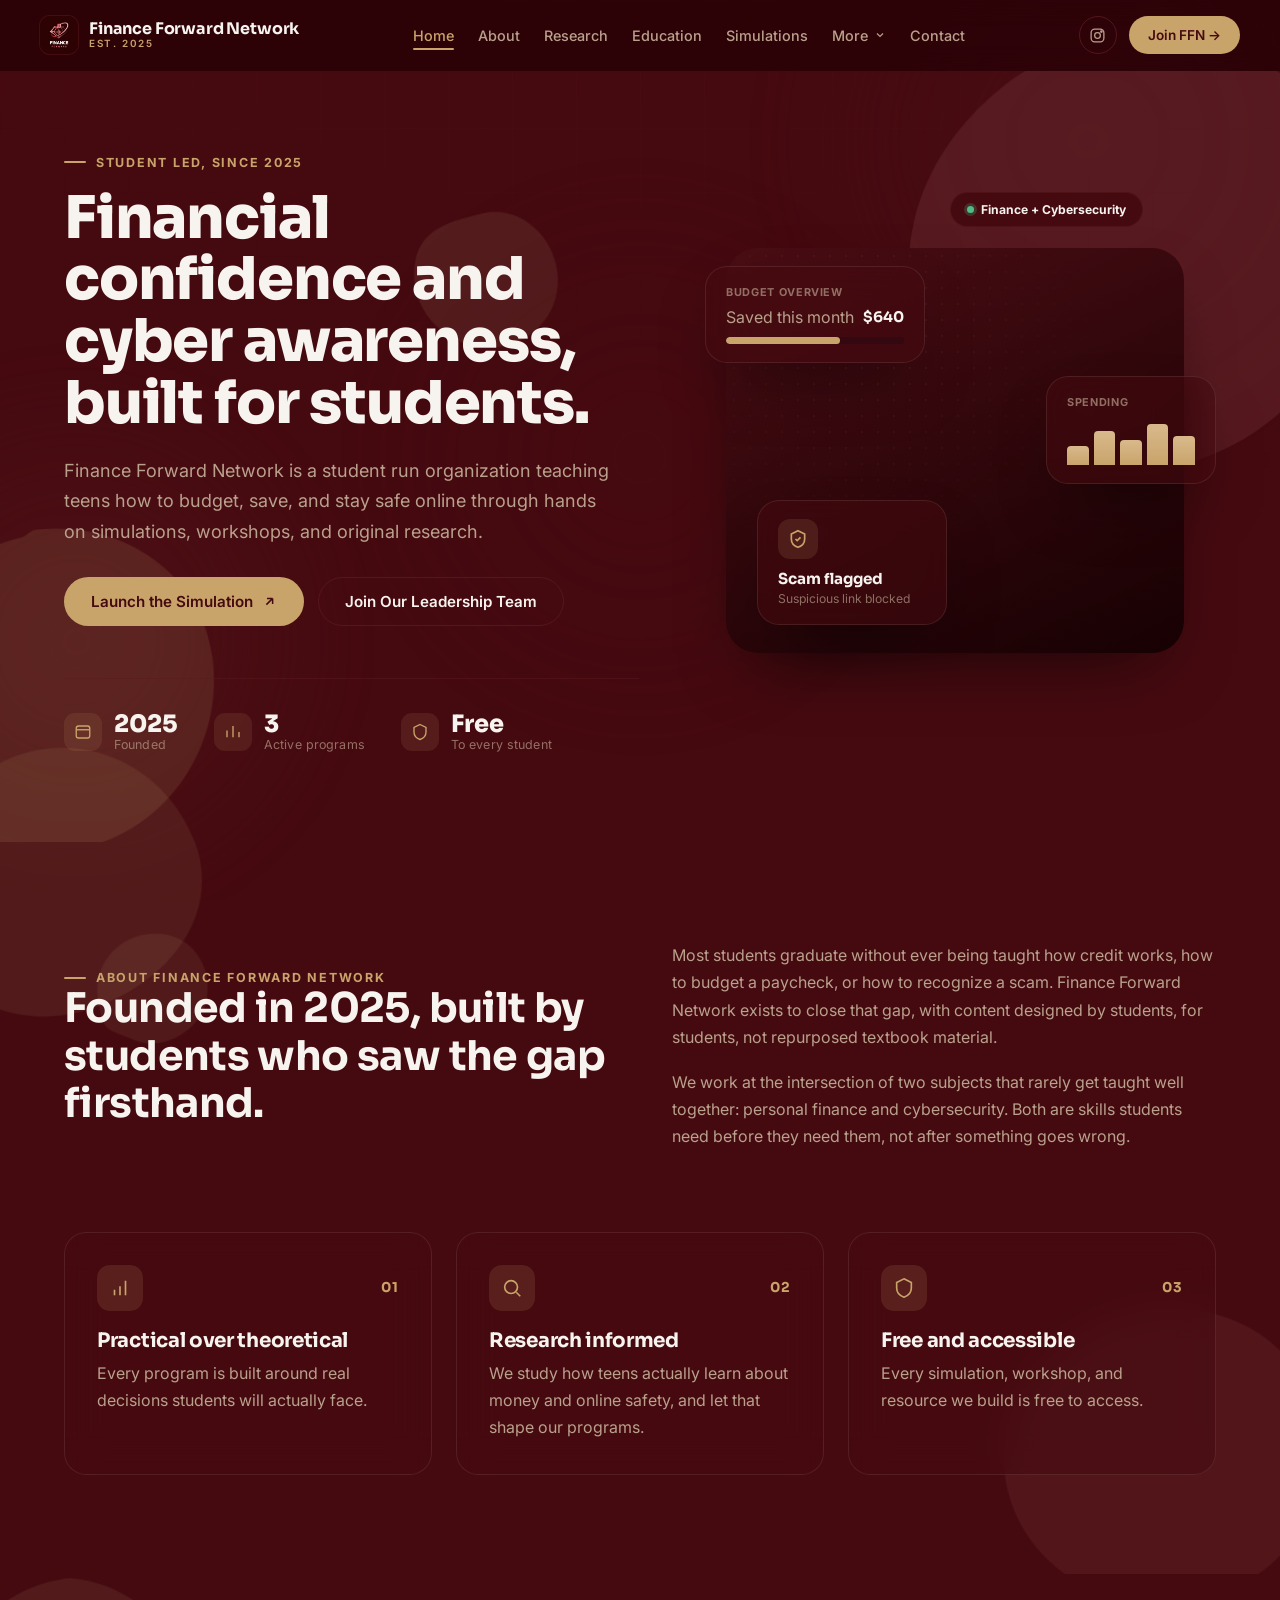
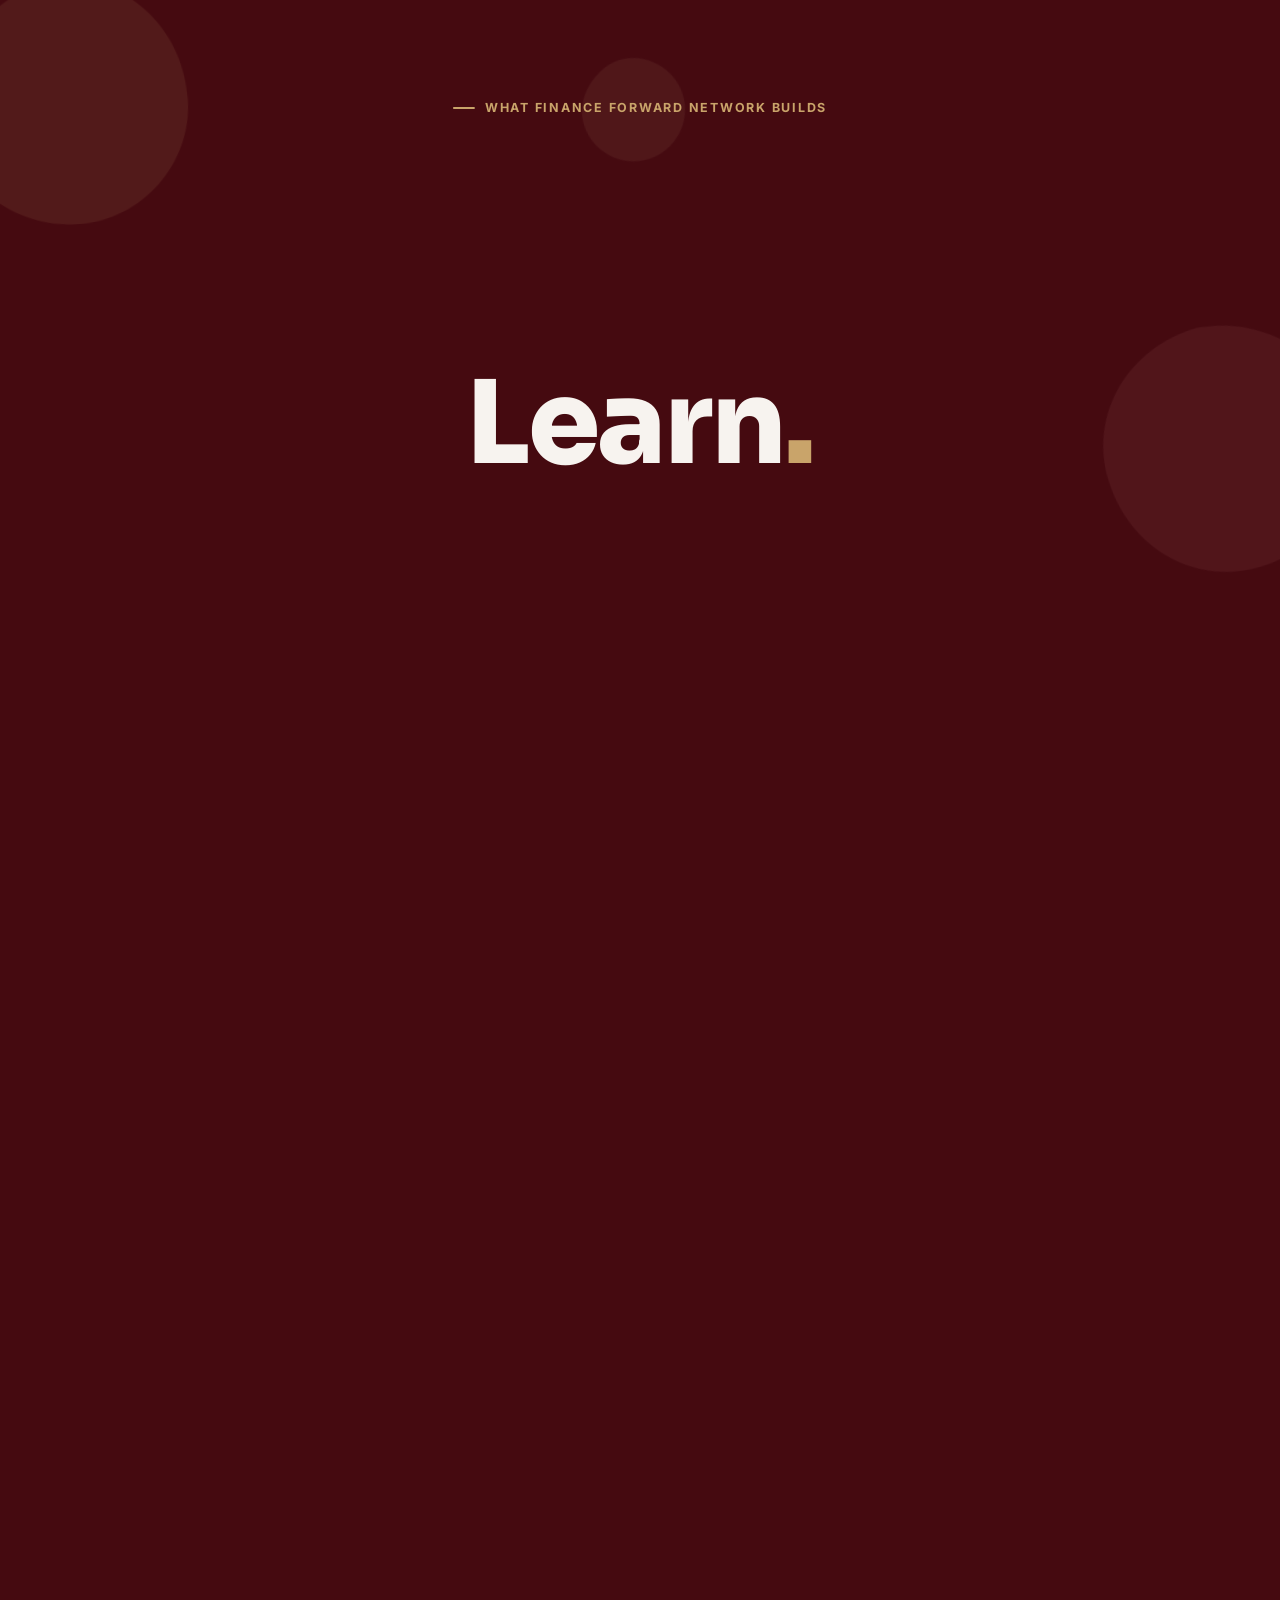
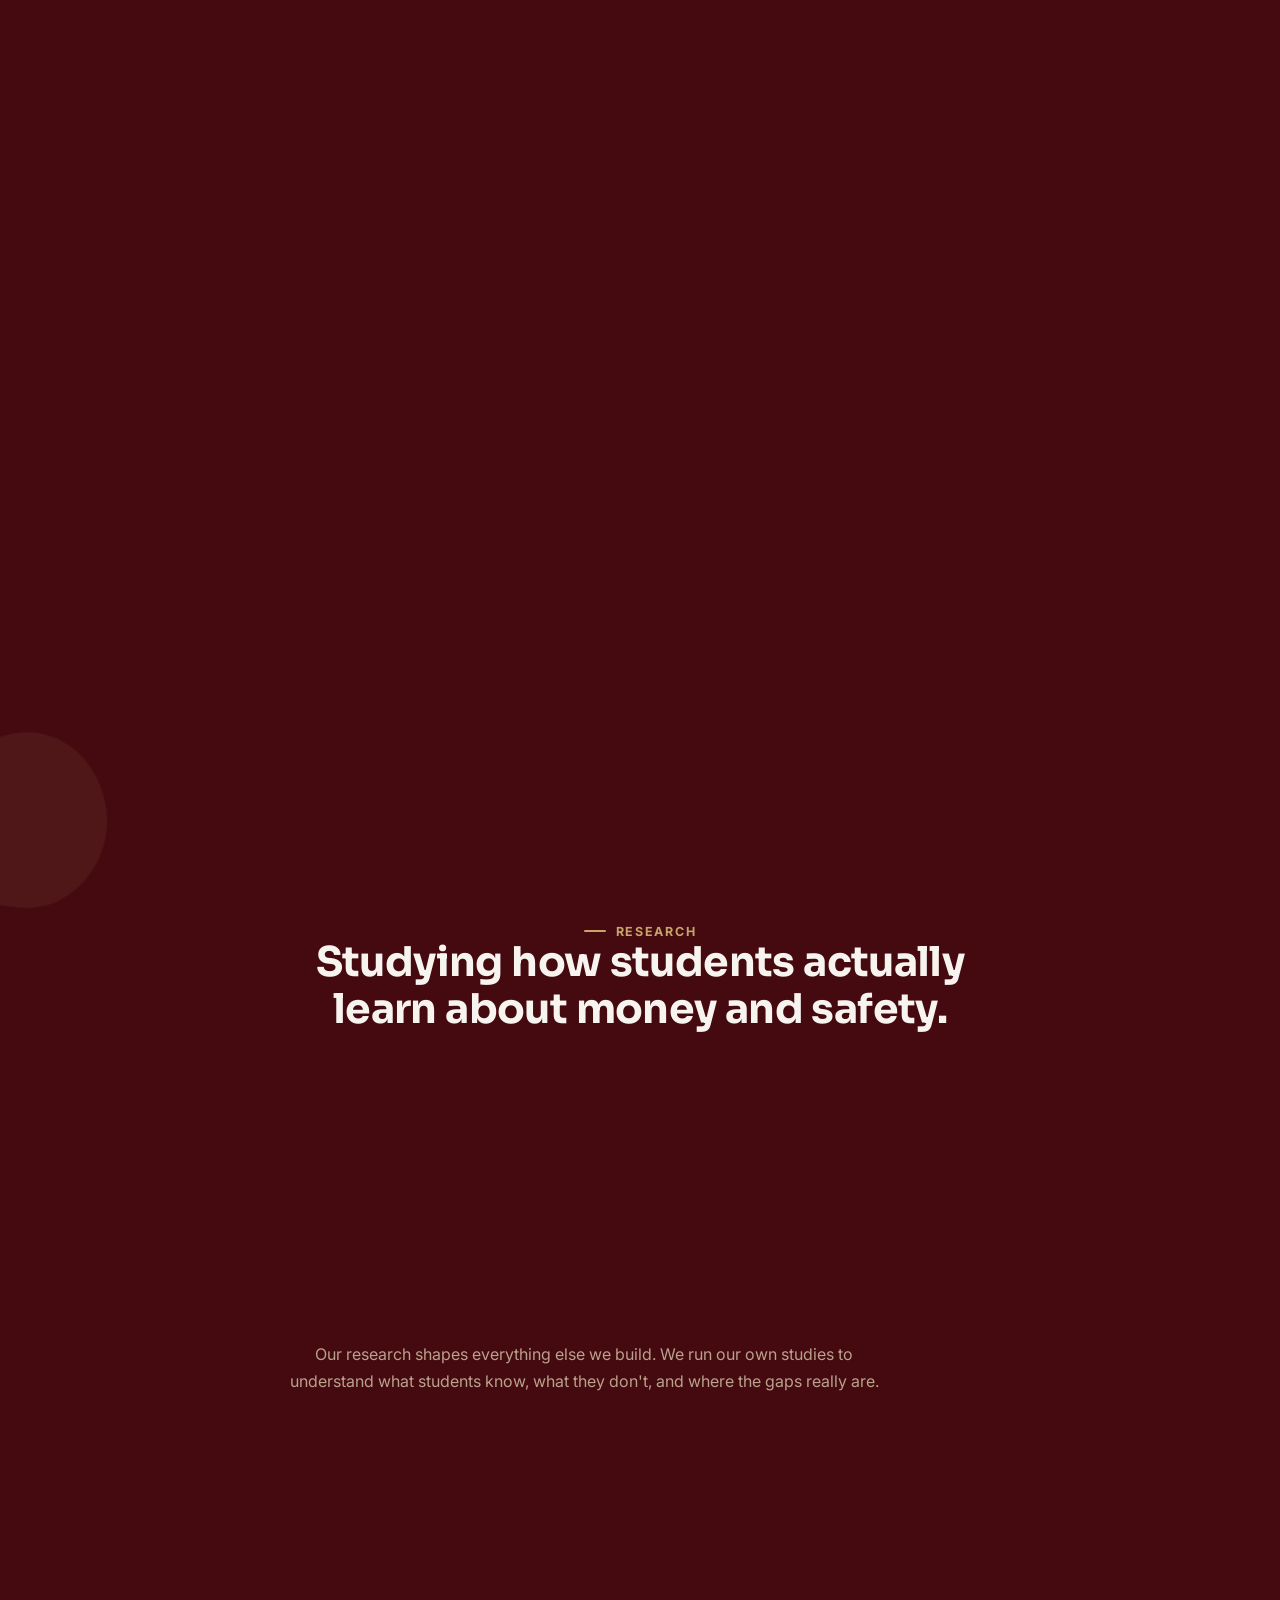
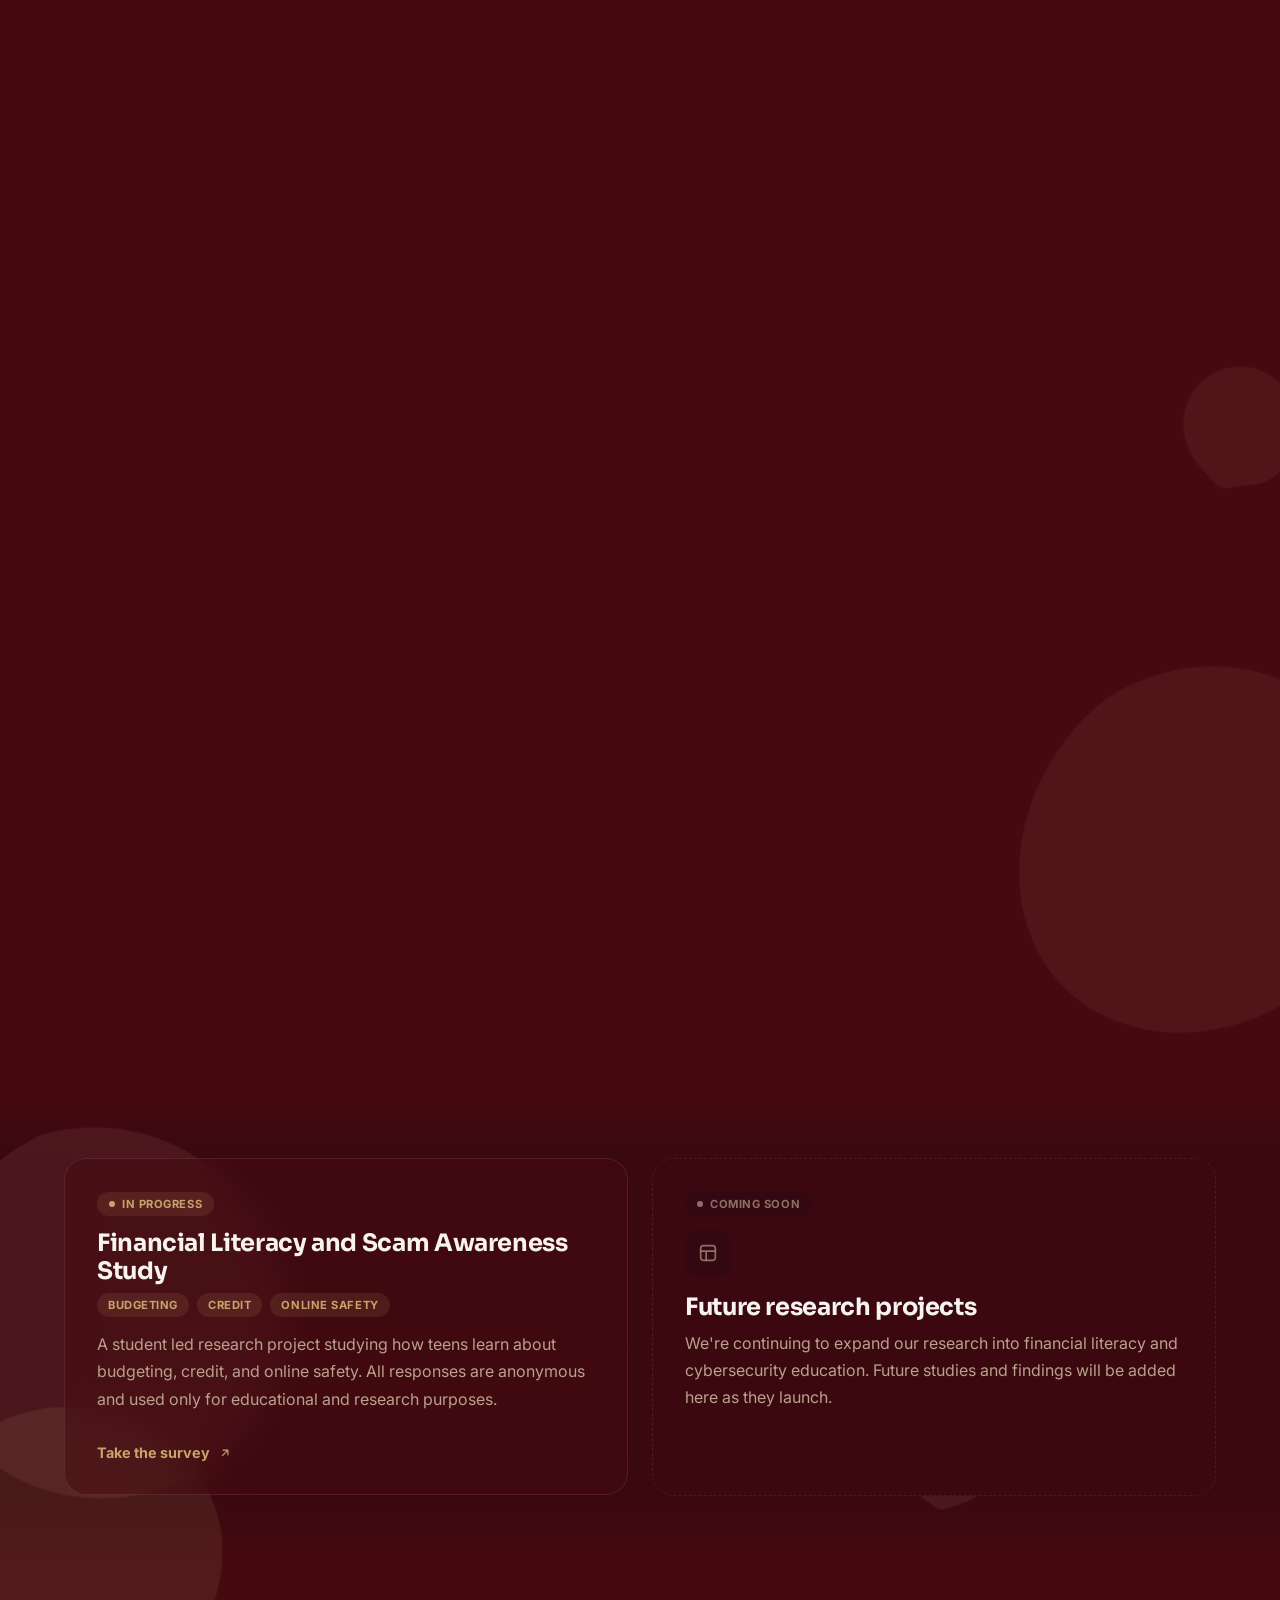
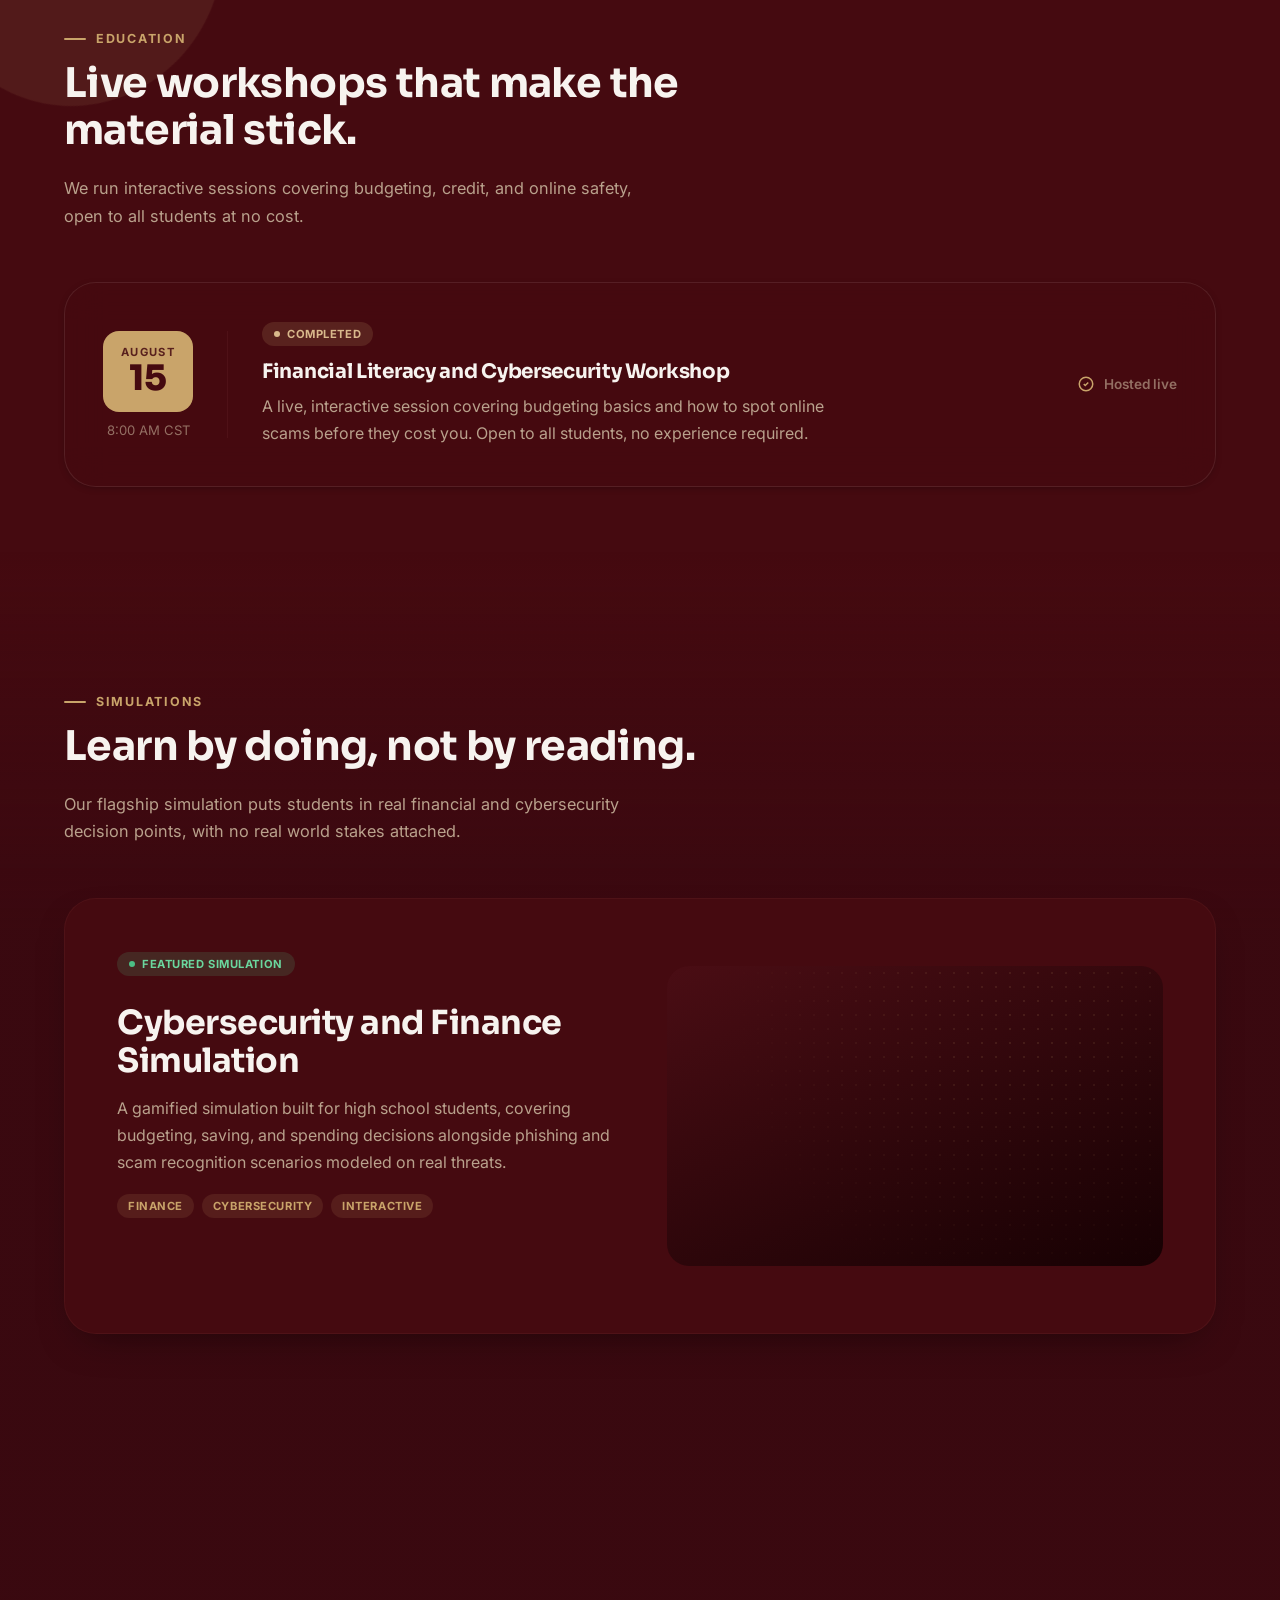
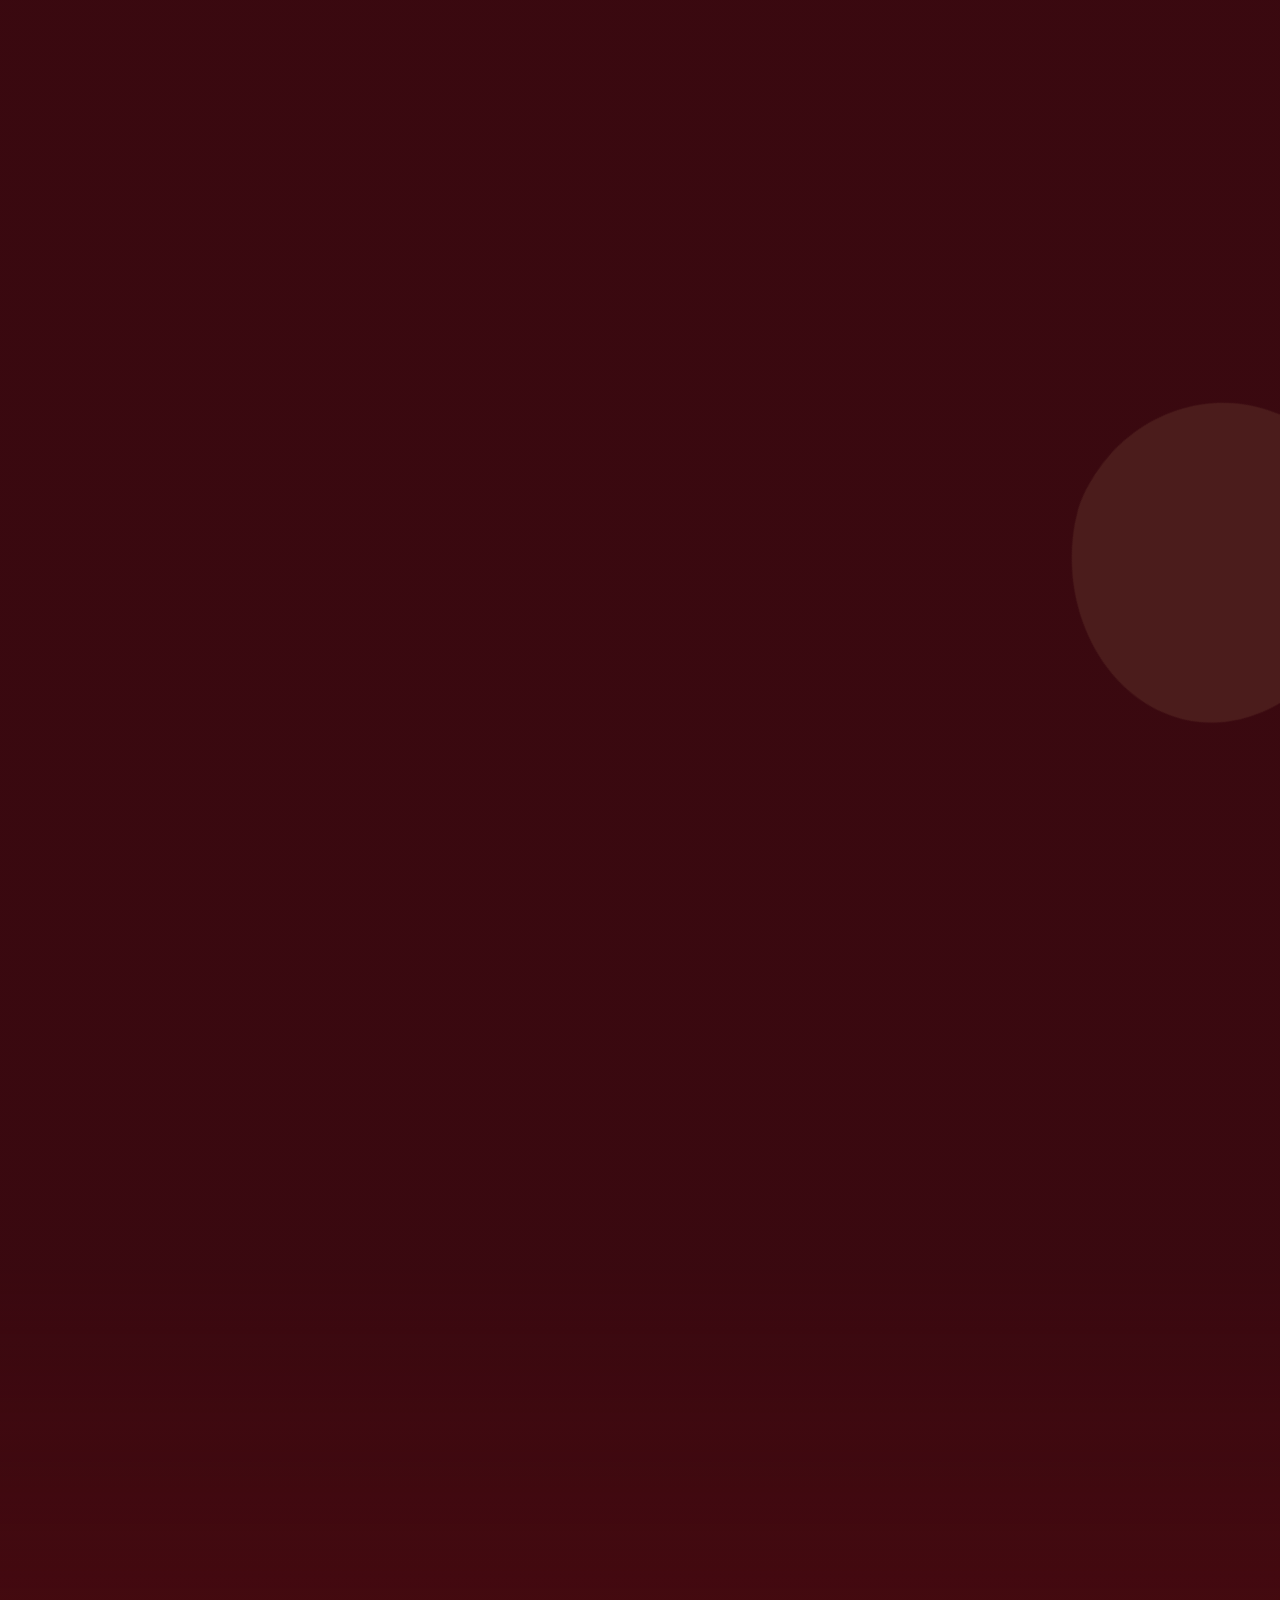
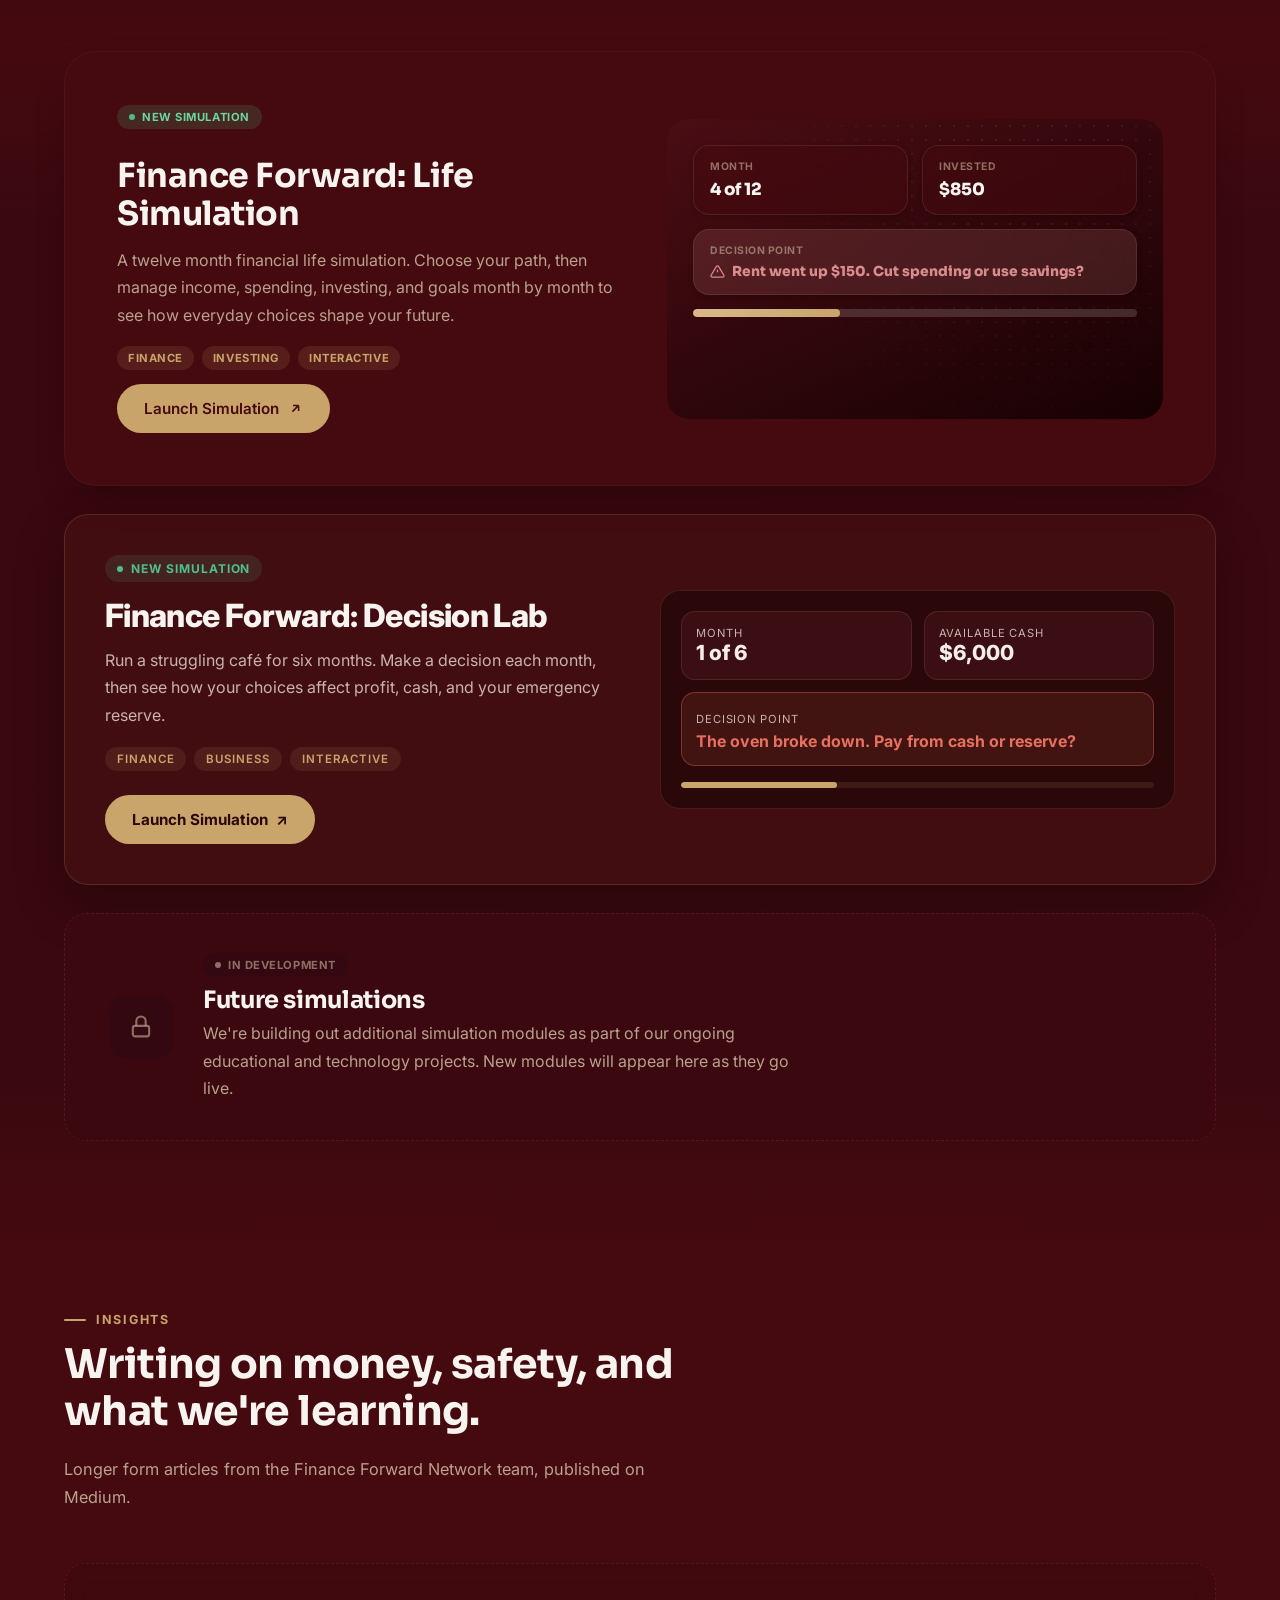
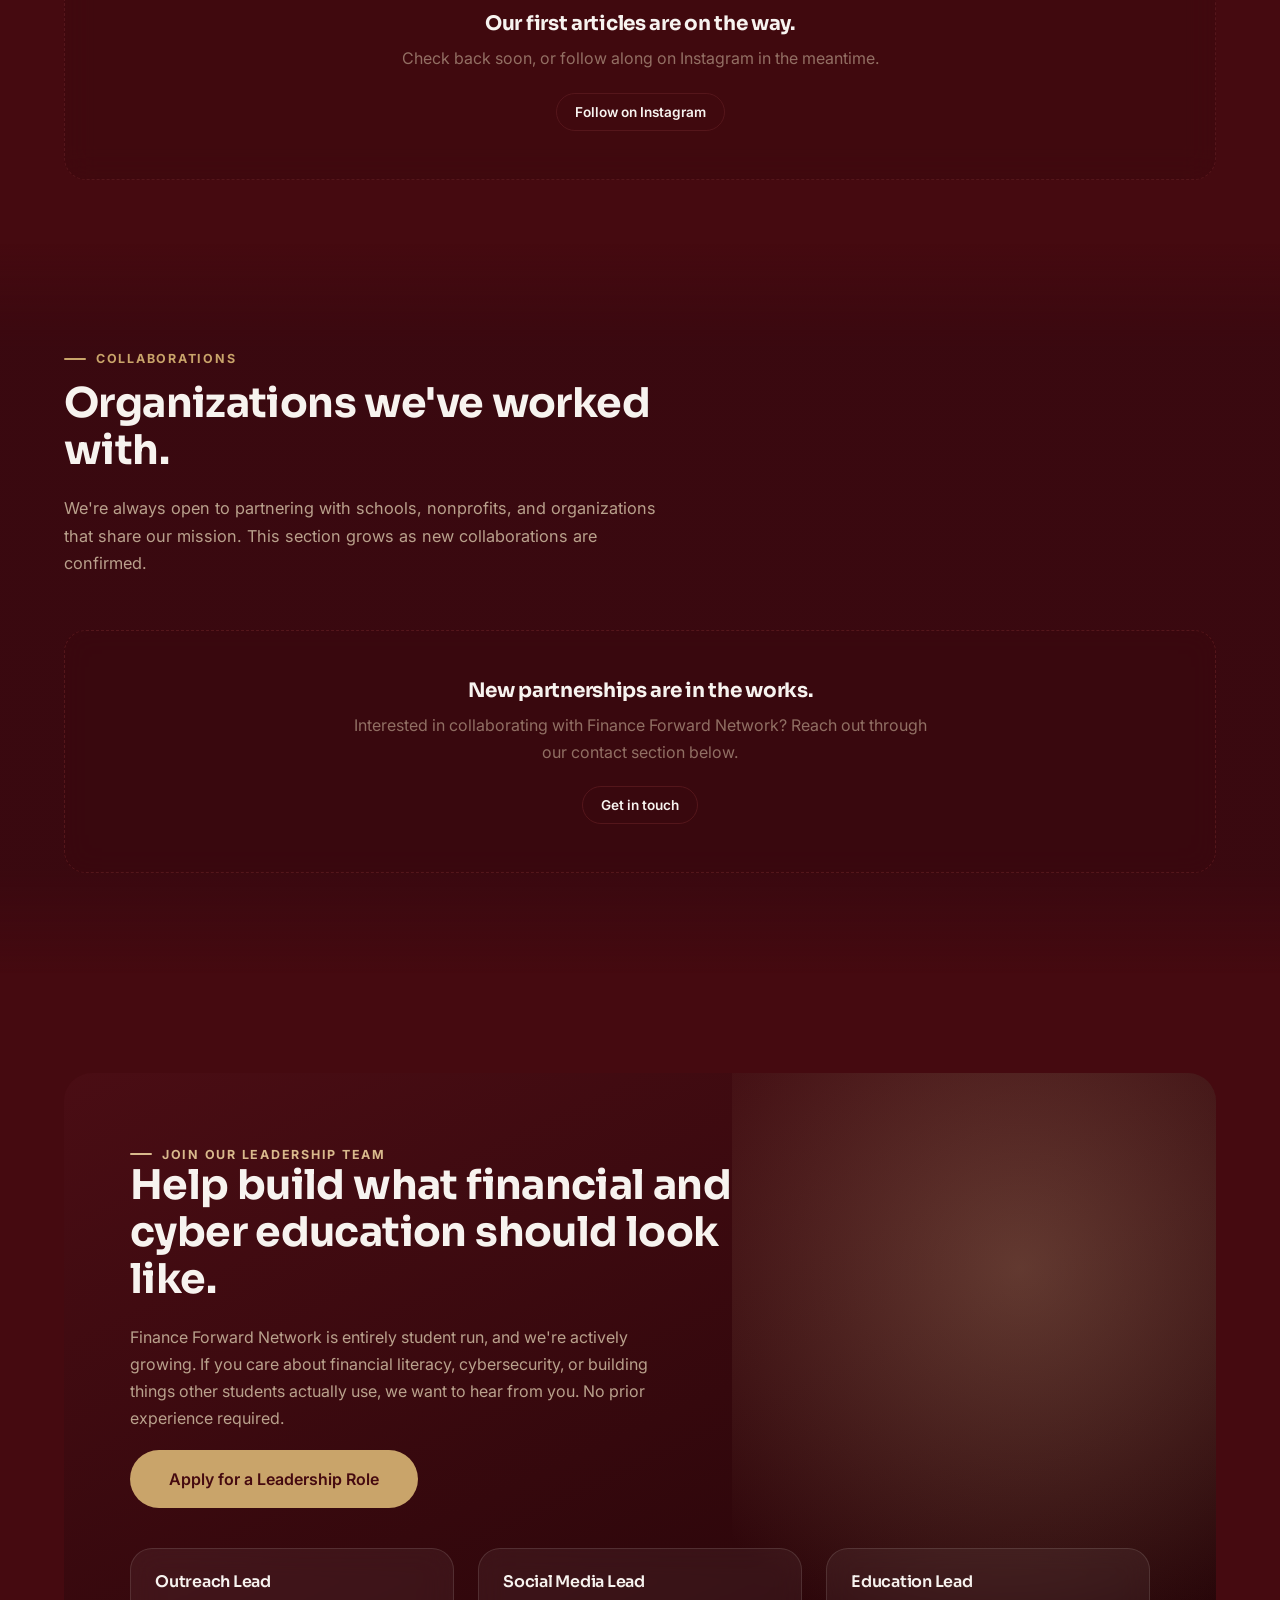
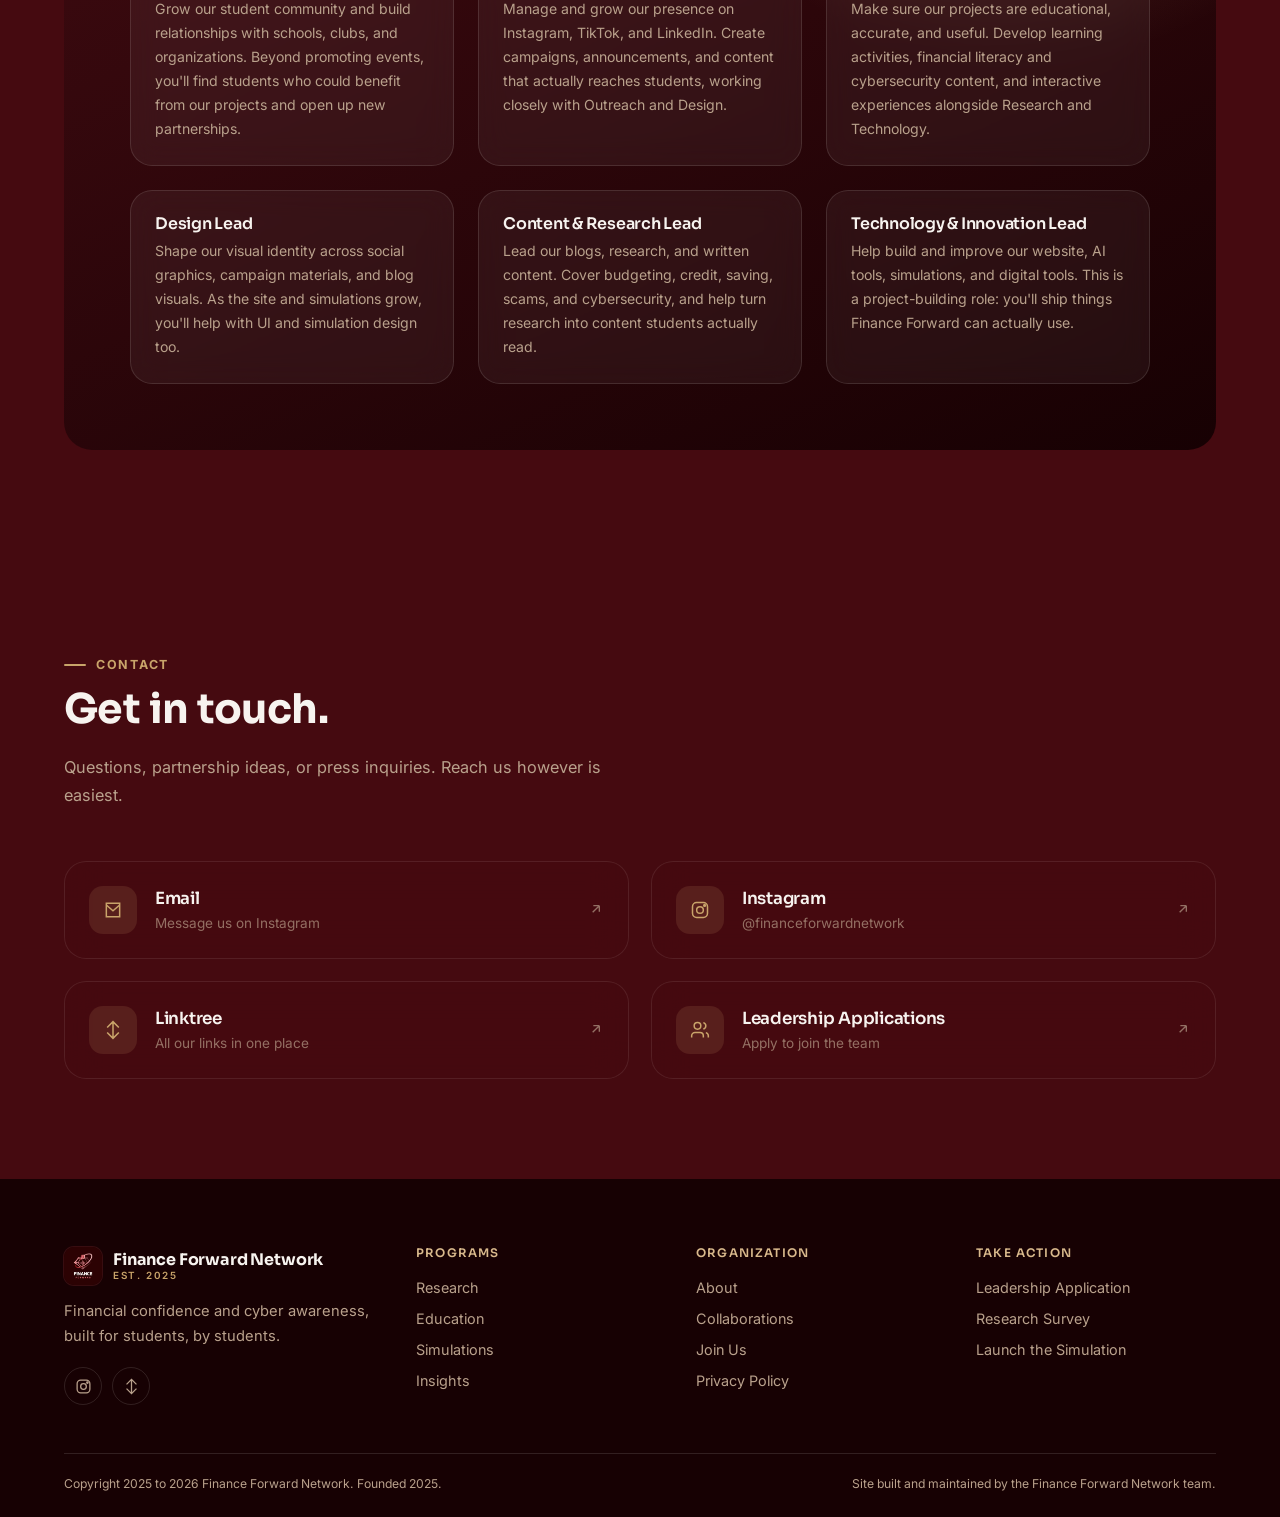
<file: index.html>
<!DOCTYPE html>
<html lang="en">
<head>
<meta charset="UTF-8">
<meta name="viewport" content="width=device-width, initial-scale=1.0">
<title>Finance Forward Network | Financial Literacy and Cybersecurity for Students</title>
<meta name="description" content="Finance Forward Network is a student led organization building financial literacy and cybersecurity education through research, workshops, and simulations.">
<link rel="icon" href="assets/brand/logo.jpg">
<link rel="stylesheet" href="css/styles.css">
</head>
<body>

<div class="bg-field" aria-hidden="true">
  <div class="grid-pattern"></div>
  <div class="glow-a"></div>
  <div class="glow-b"></div>
</div>

<div class="scroll-progress" aria-hidden="true"><div class="scroll-progress-fill" id="scroll-progress-fill"></div></div>

<header class="site-header">
  <nav class="nav container">
    <a href="#home" class="brand">
      <img src="assets/brand/logo.jpg" alt="Finance Forward Network logo" class="brand-logo">
      <span class="brand-word">Finance Forward Network<span>Est. 2025</span></span>
    </a>

    <ul class="nav-links">
      <li><a href="#home" aria-current="page">Home</a></li>
      <li><a href="#about">About</a></li>
      <li><a href="#research">Research</a></li>
      <li><a href="#education">Education</a></li>
      <li><a href="#simulations">Simulations</a></li>
      <li class="nav-item-more" id="more-item">
        <button class="more-toggle" id="more-toggle" aria-expanded="false" aria-haspopup="true">
          More
          <svg viewBox="0 0 24 24" fill="none" stroke="currentColor" stroke-width="2.4"><path d="M6 9l6 6 6-6"/></svg>
        </button>
        <ul class="more-menu" id="more-menu">
          <li><a href="#insights">Insights</a></li>
          <li><a href="#collaborations">Collaborations</a></li>
        </ul>
      </li>
      <li><a href="#contact">Contact</a></li>
    </ul>

    <div class="nav-right">
      <a class="icon-link" data-instagram-link href="https://www.instagram.com/financeforwardnetwork/" target="_blank" rel="noopener" aria-label="Finance Forward Network on Instagram">
        <svg viewBox="0 0 24 24" fill="none" stroke="currentColor" stroke-width="1.8"><rect x="3" y="3" width="18" height="18" rx="5"/><circle cx="12" cy="12" r="4"/><circle cx="17.5" cy="6.5" r="1"/></svg>
      </a>
      <a class="btn btn-primary btn-sm" href="https://docs.google.com/forms/d/e/1FAIpQLSdA3MazrX15SwbarwIDXdaefuyKzOkFEkI0WYdf3I9Tg4y8VA/viewform" target="_blank" rel="noopener">Join FFN →</a>
    </div>

    <button class="nav-toggle" id="nav-toggle" aria-label="Open menu" aria-expanded="false"><span></span></button>
  </nav>
</header>

<div class="nav-scrim" id="nav-scrim"></div>
<div class="mobile-panel" id="mobile-panel">
  <div class="mobile-panel-head">
    <a href="#home" class="brand">
      <img src="assets/brand/logo.jpg" alt="Finance Forward Network logo" class="brand-logo">
      <span class="brand-word">Finance Forward Network<span>Est. 2025</span></span>
    </a>
    <button class="mobile-close" id="mobile-close" aria-label="Close menu">
      <svg viewBox="0 0 24 24" fill="none" stroke="currentColor" stroke-width="1.8" width="18" height="18"><path d="M6 6l12 12M18 6L6 18"/></svg>
    </button>
  </div>
  <ul>
    <li><a href="#home">Home</a></li>
    <li><a href="#about">About</a></li>
    <li><a href="#research">Research</a></li>
    <li><a href="#education">Education</a></li>
    <li><a href="#simulations">Simulations</a></li>
    <li><a href="#insights">Insights</a></li>
    <li><a href="#collaborations">Collaborations</a></li>
    <li><a href="#contact">Contact</a></li>
  </ul>
  <a class="btn btn-primary btn-block" href="https://docs.google.com/forms/d/e/1FAIpQLSdA3MazrX15SwbarwIDXdaefuyKzOkFEkI0WYdf3I9Tg4y8VA/viewform" target="_blank" rel="noopener">Join FFN →</a>
  <div class="mobile-panel-social">
    <a class="icon-link" data-instagram-link href="https://www.instagram.com/financeforwardnetwork/" target="_blank" rel="noopener" aria-label="Instagram">
      <svg viewBox="0 0 24 24" fill="none" stroke="currentColor" stroke-width="1.8"><rect x="3" y="3" width="18" height="18" rx="5"/><circle cx="12" cy="12" r="4"/><circle cx="17.5" cy="6.5" r="1"/></svg>
    </a>
    <a class="icon-link" data-linktree-link href="https://linktr.ee/finance.forward99" target="_blank" rel="noopener" aria-label="Linktree">
      <svg viewBox="0 0 24 24" fill="none" stroke="currentColor" stroke-width="1.8"><path d="M12 2v20M5 9l7-7 7 7M5 15l7 7 7-7"/></svg>
    </a>
  </div>
</div>

<main>

  <!-- HOME / HERO -->
  <section class="hero" id="home">
    <div class="blob-layer" aria-hidden="true">
      <div class="blob blob-hero-1 blob-bg" data-speed="0.10"><div class="blob-inner blob-drift-a"><svg viewBox="0 0 600 600"><path fill="currentColor" d="M300,60 C420,60 540,150 560,280 C580,410 480,540 340,560 C200,580 80,480 60,340 C40,200 140,80 280,60 C286,59 294,60 300,60 Z"><animate attributeName="d" dur="13s" repeatCount="indefinite" calcMode="spline" keySplines="0.45 0 0.55 1;0.45 0 0.55 1;0.45 0 0.55 1" values="M300,60 C420,60 540,150 560,280 C580,410 480,540 340,560 C200,580 80,480 60,340 C40,200 140,80 280,60 C286,59 294,60 300,60 Z;M330,90 C450,60 560,160 550,290 C540,420 430,530 300,530 C170,530 60,440 70,310 C80,180 200,90 300,70 C310,68 322,88 330,90 Z;M270,100 C400,60 540,130 560,260 C580,390 490,520 350,550 C210,580 70,510 60,380 C50,250 140,140 260,110 C264,109 266,101 270,100 Z;M300,60 C420,60 540,150 560,280 C580,410 480,540 340,560 C200,580 80,480 60,340 C40,200 140,80 280,60 C286,59 294,60 300,60 Z"/></path></svg></div></div>
      <div class="blob blob-hero-2 blob-mid" data-speed="0.16"><div class="blob-inner blob-drift-b"><svg viewBox="0 0 600 600"><path fill="currentColor" d="M320,80 C440,100 520,200 520,320 C520,440 420,540 300,540 C180,540 70,450 70,320 C70,190 180,90 300,80 C306,79 314,79 320,80 Z"><animate attributeName="d" dur="10s" repeatCount="indefinite" calcMode="spline" keySplines="0.45 0 0.55 1;0.45 0 0.55 1;0.45 0 0.55 1" values="M320,80 C440,100 520,200 520,320 C520,440 420,540 300,540 C180,540 70,450 70,320 C70,190 180,90 300,80 C306,79 314,79 320,80 Z;M290,60 C410,50 530,130 540,260 C550,390 460,510 330,530 C200,550 70,470 60,340 C50,210 150,90 270,70 C277,69 283,61 290,60 Z;M340,110 C450,140 500,240 480,350 C460,460 350,530 240,510 C130,490 50,390 70,280 C90,170 190,90 300,90 C313,90 327,106 340,110 Z;M320,80 C440,100 520,200 520,320 C520,440 420,540 300,540 C180,540 70,450 70,320 C70,190 180,90 300,80 C306,79 314,79 320,80 Z"/></path></svg></div></div>
      <div class="blob blob-hero-3 blob-fg" data-speed="0.22"><div class="blob-inner blob-drift-e"><svg viewBox="0 0 400 400"><path fill="currentColor" d="M210,50 C300,60 360,140 350,220 C340,300 260,350 180,340 C100,330 40,260 50,180 C60,100 130,44 210,50 Z"><animate attributeName="d" dur="8s" repeatCount="indefinite" calcMode="spline" keySplines="0.45 0 0.55 1;0.45 0 0.55 1;0.45 0 0.55 1" values="M210,50 C300,60 360,140 350,220 C340,300 260,350 180,340 C100,330 40,260 50,180 C60,100 130,44 210,50 Z;M190,70 C270,50 340,120 340,200 C340,280 270,340 190,330 C110,320 50,250 60,170 C70,100 120,86 190,70 Z;M220,90 C290,110 320,190 300,260 C280,330 200,360 140,330 C80,300 50,220 80,150 C110,80 160,72 220,90 Z;M210,50 C300,60 360,140 350,220 C340,300 260,350 180,340 C100,330 40,260 50,180 C60,100 130,44 210,50 Z"/></path></svg></div></div>
    </div>
    <div class="hero-scroll-glow" aria-hidden="true"></div>
    <div class="container hero-inner">
      <div class="reveal is-visible">
        <span class="eyebrow">Student led, since 2025</span>
        <h1>Financial confidence and cyber awareness, built for students.</h1>
        <p class="hero-lede">Finance Forward Network is a student run organization teaching teens how to budget, save, and stay safe online through hands on simulations, workshops, and original research.</p>
        <div class="hero-actions">
          <a class="btn btn-primary" href="https://financeforwardsim.netlify.app/" target="_blank" rel="noopener">
            Launch the Simulation
            <svg viewBox="0 0 24 24" fill="none" stroke="currentColor" stroke-width="2.4"><path d="M7 17L17 7M17 7H8M17 7V16"/></svg>
          </a>
          <a class="btn btn-ghost" href="#join">Join Our Leadership Team</a>
        </div>
        <div class="hero-stats">
          <div class="hero-stat">
            <div class="hero-stat-icon"><svg viewBox="0 0 24 24" fill="none" stroke="currentColor" stroke-width="1.8"><rect x="3" y="4" width="18" height="16" rx="3"/><path d="M3 9h18"/></svg></div>
            <div><div class="num" data-count-to="2025">2025</div><div class="label">Founded</div></div>
          </div>
          <div class="hero-stat">
            <div class="hero-stat-icon"><svg viewBox="0 0 24 24" fill="none" stroke="currentColor" stroke-width="1.8"><path d="M4 19V10M12 19V4M20 19v-7"/></svg></div>
            <div><div class="num" data-count-to="3">3</div><div class="label">Active programs</div></div>
          </div>
          <div class="hero-stat">
            <div class="hero-stat-icon"><svg viewBox="0 0 24 24" fill="none" stroke="currentColor" stroke-width="1.8"><path d="M12 2l8 4v6c0 5-3.4 8.4-8 10-4.6-1.6-8-5-8-10V6l8-4z"/></svg></div>
            <div><div class="num">Free</div><div class="label">To every student</div></div>
          </div>
        </div>
      </div>

      <div class="hero-visual reveal is-visible reveal-delay-2" aria-hidden="true">
        <div class="hv-backdrop"></div>
        <div class="hv-pill">Finance + Cybersecurity</div>
        <div class="hv-card hv-budget" data-hv-card="budget"><div class="hv-tilt">
          <span class="hv-label">Budget Overview</span>
          <div class="hv-row"><span>Saved this month</span><span>$640</span></div>
          <div class="hv-bar-track"><div class="hv-bar-fill" style="width:64%;"></div></div>
        </div></div>
        <div class="hv-card hv-shield" data-hv-card="shield"><div class="hv-tilt">
          <div class="hv-shield-icon"><svg viewBox="0 0 24 24" fill="none" stroke="currentColor" stroke-width="2"><path d="M12 2l8 4v6c0 5-3.4 8.4-8 10-4.6-1.6-8-5-8-10V6l8-4z"/><path d="M9 12l2 2 4-4"/></svg></div>
          <div class="hv-title">Scam flagged</div>
          <div class="hv-sub">Suspicious link blocked</div>
        </div></div>
        <div class="hv-card hv-chart" data-hv-card="chart"><div class="hv-tilt">
          <span class="hv-label">Spending</span>
          <div class="hv-chart-bars">
            <span style="height:40%;"></span><span style="height:70%;"></span><span style="height:52%;"></span>
            <span style="height:85%;"></span><span style="height:60%;"></span>
          </div>
        </div></div>
      </div>
    </div>
  </section>

  <!-- ABOUT -->
  <section class="section" id="about">
    <div class="blob-layer" aria-hidden="true">
      <div class="blob blob-about-1 blob-bg" data-speed="0.07"><div class="blob-inner blob-drift-b"><svg viewBox="0 0 600 600"><path fill="currentColor" d="M280,90 C400,70 520,140 550,260 C580,380 500,500 370,540 C240,580 100,520 70,400 C40,280 120,150 240,100 C253,95 267,92 280,90 Z"><animate attributeName="d" dur="14s" repeatCount="indefinite" calcMode="spline" keySplines="0.45 0 0.55 1;0.45 0 0.55 1;0.45 0 0.55 1" values="M280,90 C400,70 520,140 550,260 C580,380 500,500 370,540 C240,580 100,520 70,400 C40,280 120,150 240,100 C253,95 267,92 280,90 Z;M240,110 C360,80 480,150 520,270 C560,390 470,500 340,540 C210,580 80,510 60,390 C40,270 120,140 240,110 Z;M310,70 C420,90 500,180 500,290 C500,400 420,500 310,510 C200,520 80,440 70,320 C60,200 150,60 260,60 C277,60 293,66 310,70 Z;M280,90 C400,70 520,140 550,260 C580,380 500,500 370,540 C240,580 100,520 70,400 C40,280 120,150 240,100 C253,95 267,92 280,90 Z"/></path></svg></div></div>
      <div class="blob blob-about-2 blob-mid" data-speed="0.13" data-flow-into="research"><div class="blob-inner blob-drift-c"><svg viewBox="0 0 600 600"><path fill="currentColor" d="M300,50 C440,40 560,140 570,280 C580,420 470,540 320,560 C170,580 40,470 40,320 C40,180 160,60 300,50 Z"><animate attributeName="d" dur="12s" repeatCount="indefinite" calcMode="spline" keySplines="0.45 0 0.55 1;0.45 0 0.55 1;0.45 0 0.55 1" values="M300,50 C440,40 560,140 570,280 C580,420 470,540 320,560 C170,580 40,470 40,320 C40,180 160,60 300,50 Z;M330,80 C460,90 550,190 540,320 C530,450 410,540 280,530 C150,520 40,410 50,280 C60,150 200,70 330,80 Z;M270,70 C400,50 520,130 540,260 C560,390 470,510 340,530 C210,550 70,470 60,340 C50,210 140,90 270,70 Z;M300,50 C440,40 560,140 570,280 C580,420 470,540 320,560 C170,580 40,470 40,320 C40,180 160,60 300,50 Z"/></path></svg></div></div>
      <div class="blob blob-about-3 blob-fg" data-speed="0.19"><div class="blob-inner blob-drift-d"><svg viewBox="0 0 300 300"><path fill="currentColor" d="M40,150 C40,80 100,30 170,40 C240,50 270,120 250,180 C230,240 150,270 100,240 C50,210 40,220 40,150 Z"><animate attributeName="d" dur="9s" repeatCount="indefinite" calcMode="spline" keySplines="0.45 0 0.55 1;0.45 0 0.55 1;0.45 0 0.55 1" values="M40,150 C40,80 100,30 170,40 C240,50 270,120 250,180 C230,240 150,270 100,240 C50,210 40,220 40,150 Z;M60,130 C70,60 150,30 210,60 C270,90 280,160 250,210 C220,260 130,270 90,230 C50,190 50,200 60,130 Z;M40,150 C40,80 100,30 170,40 C240,50 270,120 250,180 C230,240 150,270 100,240 C50,210 40,220 40,150 Z"/></path></svg></div></div>
    </div>
    <div class="container">
      <div class="split">
        <div class="reveal">
          <span class="eyebrow">About Finance Forward Network</span>
          <h2>Founded in 2025, built by students who saw the gap firsthand.</h2>
        </div>
        <div class="reveal reveal-delay-1">
          <p>Most students graduate without ever being taught how credit works, how to budget a paycheck, or how to recognize a scam. Finance Forward Network exists to close that gap, with content designed by students, for students, not repurposed textbook material.</p>
          <p>We work at the intersection of two subjects that rarely get taught well together: personal finance and cybersecurity. Both are skills students need before they need them, not after something goes wrong.</p>
        </div>
      </div>

      <div class="grid grid-3 feature-grid">
        <div class="card reveal reveal-delay-1">
          <div class="feature-head">
            <div class="card-icon"><svg viewBox="0 0 24 24" fill="none" stroke="currentColor" stroke-width="1.8"><path d="M12 20V10M18 20V4M6 20v-6"/></svg></div>
            <span class="feature-num">01</span>
          </div>
          <h4>Practical over theoretical</h4>
          <p style="margin:0;">Every program is built around real decisions students will actually face.</p>
        </div>
        <div class="card reveal reveal-delay-2">
          <div class="feature-head">
            <div class="card-icon"><svg viewBox="0 0 24 24" fill="none" stroke="currentColor" stroke-width="1.8"><circle cx="11" cy="11" r="7"/><path d="M21 21l-4.35-4.35"/></svg></div>
            <span class="feature-num">02</span>
          </div>
          <h4>Research informed</h4>
          <p style="margin:0;">We study how teens actually learn about money and online safety, and let that shape our programs.</p>
        </div>
        <div class="card reveal reveal-delay-3">
          <div class="feature-head">
            <div class="card-icon"><svg viewBox="0 0 24 24" fill="none" stroke="currentColor" stroke-width="1.8"><path d="M12 2l8 4v6c0 5-3.4 8.4-8 10-4.6-1.6-8-5-8-10V6l8-4z"/></svg></div>
            <span class="feature-num">03</span>
          </div>
          <h4>Free and accessible</h4>
          <p style="margin:0;">Every simulation, workshop, and resource we build is free to access.</p>
        </div>
      </div>
    </div>
  </section>

  <!-- BIG STATEMENT (pinned scroll moment) -->
  <section class="pin-section statement-pin" aria-label="Learn, practice, protect" data-state="learn">
    <div class="pin-sticky">
      <div class="blob-layer" aria-hidden="true">
        <div class="blob blob-statement-1 blob-bg" data-speed="0.05"><div class="blob-inner blob-drift-c"><svg viewBox="0 0 600 600"><path fill="currentColor" d="M320,80 C440,100 520,200 520,320 C520,440 420,540 300,540 C180,540 70,450 70,320 C70,190 180,90 300,80 C306,79 314,79 320,80 Z"><animate attributeName="d" dur="12s" repeatCount="indefinite" calcMode="spline" keySplines="0.45 0 0.55 1;0.45 0 0.55 1;0.45 0 0.55 1" values="M320,80 C440,100 520,200 520,320 C520,440 420,540 300,540 C180,540 70,450 70,320 C70,190 180,90 300,80 C306,79 314,79 320,80 Z;M290,60 C420,70 500,160 500,290 C500,420 400,530 280,520 C160,510 60,410 70,280 C80,150 170,60 290,60 Z;M320,80 C440,100 520,200 520,320 C520,440 420,540 300,540 C180,540 70,450 70,320 C70,190 180,90 300,80 C306,79 314,79 320,80 Z"/></path></svg></div></div>
        <div class="blob blob-statement-2 blob-mid" data-speed="0.09"><div class="blob-inner blob-drift-a"><svg viewBox="0 0 600 600"><path fill="currentColor" d="M300,60 C420,60 540,150 560,280 C580,410 480,540 340,560 C200,580 80,480 60,340 C40,200 140,80 280,60 C286,59 294,60 300,60 Z"><animate attributeName="d" dur="10s" repeatCount="indefinite" calcMode="spline" keySplines="0.45 0 0.55 1;0.45 0 0.55 1;0.45 0 0.55 1" values="M300,60 C420,60 540,150 560,280 C580,410 480,540 340,560 C200,580 80,480 60,340 C40,200 140,80 280,60 C286,59 294,60 300,60 Z;M330,90 C450,110 540,210 530,330 C520,450 420,540 300,530 C180,520 70,420 80,300 C90,180 200,80 320,90 Z;M300,60 C420,60 540,150 560,280 C580,410 480,540 340,560 C200,580 80,480 60,340 C40,200 140,80 280,60 C286,59 294,60 300,60 Z"/></path></svg></div></div>
        <div class="blob blob-statement-3 blob-fg" data-speed="0.15"><div class="blob-inner blob-drift-e"><svg viewBox="0 0 300 300"><path fill="currentColor" d="M150,40 C210,40 260,90 260,150 C260,210 210,260 150,260 C90,260 40,210 40,150 C40,90 100,40 150,40 Z"><animate attributeName="d" dur="7s" repeatCount="indefinite" calcMode="spline" keySplines="0.45 0 0.55 1;0.45 0 0.55 1;0.45 0 0.55 1" values="M150,40 C210,40 260,90 260,150 C260,210 210,260 150,260 C90,260 40,210 40,150 C40,90 100,40 150,40 Z;M170,60 C220,70 250,120 240,180 C230,240 170,270 120,250 C70,230 40,170 60,120 C80,70 130,55 170,60 Z;M150,40 C210,40 260,90 260,150 C260,210 210,260 150,260 C90,260 40,210 40,150 C40,90 100,40 150,40 Z"/></path></svg></div></div>
      </div>

      <!-- ambient state visual: builds up as LEARN -> PRACTICE -> PROTECT -->
      <div class="statement-visual" aria-hidden="true">
        <svg class="statement-rotating-text" viewBox="0 0 240 240">
          <defs><path id="statementRingPath" d="M120,120 m-98,0 a98,98 0 1,1 196,0 a98,98 0 1,1 -196,0"/></defs>
          <text font-size="9.5" letter-spacing="3.2" fill="currentColor">
            <textPath href="#statementRingPath" startOffset="0%">LEARN &#8226; PRACTICE &#8226; PROTECT &#8226; LEARN &#8226; PRACTICE &#8226; PROTECT &#8226;</textPath>
          </text>
        </svg>
        <div class="statement-ring ring-1"></div>
        <div class="statement-ring ring-2"></div>
        <div class="statement-dot"></div>
        <div class="statement-dot"></div>
        <div class="statement-dot"></div>
        <div class="statement-dot"></div>
        <div class="statement-shield">
          <svg viewBox="0 0 24 24" fill="none" stroke="currentColor" stroke-width="1.6"><path d="M12 2l8 4v6c0 5-3.4 8.4-8 10-4.6-1.6-8-5-8-10V6l8-4z"/><path d="M9 12l2 2 4-4"/></svg>
        </div>
      </div>

      <span class="eyebrow statement-eyebrow">What Finance Forward Network builds</span>
      <h2 class="statement-word" data-word="1">Learn<span>.</span></h2>
      <h2 class="statement-word" data-word="2">Practice<span>.</span></h2>
      <h2 class="statement-word" data-word="3">Protect<span>.</span></h2>
      <div class="section-divider" aria-hidden="true">
        <svg viewBox="0 0 1440 80" preserveAspectRatio="none"><path fill="var(--bg-alt)" d="M0,40 C240,90 360,0 600,20 C840,40 960,80 1200,50 C1320,35 1380,45 1440,40 L1440,80 L0,80 Z"/></svg>
      </div>
    </div>
  </section>

  <!-- RESEARCH — pinned scroll-build diagram, then resolves into the research grid below -->
  <section class="pin-section research-pin" id="research" aria-label="Research, built as you scroll">
    <div class="pin-sticky">
      <div class="blob-layer" aria-hidden="true">
        <div class="blob blob-research-2 blob-mid" data-speed="0.08"><div class="blob-inner blob-drift-b"><svg viewBox="0 0 600 600"><path fill="currentColor" d="M300,60 C420,60 540,150 560,280 C580,410 480,540 340,560 C200,580 80,480 60,340 C40,200 140,80 280,60 C286,59 294,60 300,60 Z"><animate attributeName="d" dur="11s" repeatCount="indefinite" calcMode="spline" keySplines="0.45 0 0.55 1;0.45 0 0.55 1;0.45 0 0.55 1" values="M300,60 C420,60 540,150 560,280 C580,410 480,540 340,560 C200,580 80,480 60,340 C40,200 140,80 280,60 C286,59 294,60 300,60 Z;M270,80 C390,60 500,140 520,270 C540,400 450,520 320,530 C190,540 70,450 70,320 C70,190 160,90 270,80 Z;M300,60 C420,60 540,150 560,280 C580,410 480,540 340,560 C200,580 80,480 60,340 C40,200 140,80 280,60 C286,59 294,60 300,60 Z"/></path></svg></div></div>
        <div class="blob blob-research-3 blob-fg" data-speed="0.14"><div class="blob-inner blob-drift-d"><svg viewBox="0 0 300 300"><path fill="currentColor" d="M60,150 C60,90 110,40 170,50 C230,60 260,120 240,180 C220,240 150,270 100,240 C60,216 60,210 60,150 Z"><animate attributeName="d" dur="9s" repeatCount="indefinite" calcMode="spline" keySplines="0.45 0 0.55 1;0.45 0 0.55 1;0.45 0 0.55 1" values="M60,150 C60,90 110,40 170,50 C230,60 260,120 240,180 C220,240 150,270 100,240 C60,216 60,210 60,150 Z;M80,130 C90,70 160,40 210,70 C260,100 270,160 240,210 C210,260 130,270 90,230 C50,190 70,190 80,130 Z;M60,150 C60,90 110,40 170,50 C230,60 260,120 240,180 C220,240 150,270 100,240 C60,216 60,210 60,150 Z"/></path></svg></div></div>
      </div>
      <div class="container research-build">
        <span class="eyebrow">Research</span>
        <h2>Studying how students actually learn about money and safety.</h2>
        <svg class="research-diagram" viewBox="0 0 760 240" aria-hidden="true">
          <path class="rd-line" data-phase="1" pathLength="100" d="M90,150 C160,150 190,90 260,90"></path>
          <path class="rd-line" data-phase="2.4" pathLength="100" d="M300,90 C370,90 400,150 470,150"></path>
          <path class="rd-line" data-phase="3.8" pathLength="100" d="M510,150 C580,150 610,90 680,90"></path>
          <circle class="rd-pulse" data-phase="1" cx="90" cy="150" r="16"></circle>
          <circle class="rd-node" data-phase="1" cx="90" cy="150" r="9"></circle>
          <text class="rd-label" data-phase="1" x="90" y="185" text-anchor="middle">Survey</text>
          <circle class="rd-pulse" data-phase="2.4" cx="280" cy="90" r="16"></circle>
          <circle class="rd-node" data-phase="2.4" cx="280" cy="90" r="9"></circle>
          <text class="rd-label" data-phase="2.4" x="280" y="60" text-anchor="middle">Responses</text>
          <circle class="rd-pulse" data-phase="3.8" cx="490" cy="150" r="16"></circle>
          <circle class="rd-node" data-phase="3.8" cx="490" cy="150" r="9"></circle>
          <text class="rd-label" data-phase="3.8" x="490" y="185" text-anchor="middle">Patterns</text>
          <circle class="rd-pulse" data-phase="5" cx="680" cy="90" r="16"></circle>
          <circle class="rd-node" data-phase="5" cx="680" cy="90" r="9"></circle>
          <text class="rd-label" data-phase="5" x="680" y="60" text-anchor="middle">Findings</text>
        </svg>
        <p>Our research shapes everything else we build. We run our own studies to understand what students know, what they don't, and where the gaps really are.</p>
      </div>
    </div>
  </section>

  <section class="section section-tight section-alt">
    <div class="blob-layer" aria-hidden="true">
      <div class="blob blob-research-1 blob-bg" data-speed="0.06"><div class="blob-inner blob-drift-a"><svg viewBox="0 0 600 600"><path fill="currentColor" d="M280,90 C400,70 520,140 550,260 C580,380 500,500 370,540 C240,580 100,520 70,400 C40,280 120,150 240,100 C253,95 267,92 280,90 Z"><animate attributeName="d" dur="14s" repeatCount="indefinite" calcMode="spline" keySplines="0.45 0 0.55 1;0.45 0 0.55 1;0.45 0 0.55 1" values="M280,90 C400,70 520,140 550,260 C580,380 500,500 370,540 C240,580 100,520 70,400 C40,280 120,150 240,100 C253,95 267,92 280,90 Z;M250,110 C370,90 490,160 510,280 C530,400 440,510 320,540 C200,570 70,500 60,380 C50,260 130,130 250,110 Z;M280,90 C400,70 520,140 550,260 C580,380 500,500 370,540 C240,580 100,520 70,400 C40,280 120,150 240,100 C253,95 267,92 280,90 Z"/></path></svg></div></div>
    </div>
    <div class="container">
      <div class="grid grid-2">
        <div class="card reveal reveal-delay-1">
          <span class="status status-progress">In progress</span>
          <h3>Financial Literacy and Scam Awareness Study</h3>
          <div class="tag-row">
            <span class="tag">Budgeting</span><span class="tag">Credit</span><span class="tag">Online Safety</span>
          </div>
          <p>A student led research project studying how teens learn about budgeting, credit, and online safety. All responses are anonymous and used only for educational and research purposes.</p>
          <a class="card-link" href="https://forms.gle/HcCfE6gbRhLTy4Ly8" target="_blank" rel="noopener">
            Take the survey
            <svg viewBox="0 0 24 24" fill="none" stroke="currentColor" stroke-width="2"><path d="M7 17L17 7M17 7H8M17 7V16"/></svg>
          </a>
        </div>
        <div class="card card-muted reveal reveal-delay-2">
          <span class="status status-soon">Coming soon</span>
          <div class="card-icon"><svg viewBox="0 0 24 24" fill="none" stroke="currentColor" stroke-width="1.8"><rect x="4" y="4" width="16" height="16" rx="3"/><path d="M4 10h16M10 20V10"/></svg></div>
          <h3>Future research projects</h3>
          <p style="margin:0;">We're continuing to expand our research into financial literacy and cybersecurity education. Future studies and findings will be added here as they launch.</p>
        </div>
      </div>
    </div>
  </section>

  <!-- EDUCATION -->
  <section class="section section-tight" id="education">
    <div class="blob-layer" aria-hidden="true">
      <div class="blob blob-education-1 blob-bg" data-speed="0.06"><div class="blob-inner blob-drift-b"><svg viewBox="0 0 600 600"><path fill="currentColor" d="M300,60 C420,60 540,150 560,280 C580,410 480,540 340,560 C200,580 80,480 60,340 C40,200 140,80 280,60 C286,59 294,60 300,60 Z"><animate attributeName="d" dur="15s" repeatCount="indefinite" calcMode="spline" keySplines="0.45 0 0.55 1;0.45 0 0.55 1;0.45 0 0.55 1" values="M300,60 C420,60 540,150 560,280 C580,410 480,540 340,560 C200,580 80,480 60,340 C40,200 140,80 280,60 C286,59 294,60 300,60 Z;M260,80 C380,60 500,140 530,270 C560,400 460,520 330,540 C200,560 70,480 60,350 C50,220 140,100 260,80 Z;M300,60 C420,60 540,150 560,280 C580,410 480,540 340,560 C200,580 80,480 60,340 C40,200 140,80 280,60 C286,59 294,60 300,60 Z"/></path></svg></div></div>
      <div class="blob blob-education-2 blob-fg" data-speed="0.17"><div class="blob-inner blob-drift-e"><svg viewBox="0 0 260 260"><path fill="currentColor" d="M50,130 C50,70 100,30 150,40 C200,50 230,100 210,150 C190,200 130,230 90,200 C50,170 50,190 50,130 Z"><animate attributeName="d" dur="8s" repeatCount="indefinite" calcMode="spline" keySplines="0.45 0 0.55 1;0.45 0 0.55 1;0.45 0 0.55 1" values="M50,130 C50,70 100,30 150,40 C200,50 230,100 210,150 C190,200 130,230 90,200 C50,170 50,190 50,130 Z;M70,110 C80,60 140,30 180,60 C220,90 220,150 190,190 C160,230 100,230 70,190 C40,150 60,160 70,110 Z;M50,130 C50,70 100,30 150,40 C200,50 230,100 210,150 C190,200 130,230 90,200 C50,170 50,190 50,130 Z"/></path></svg></div></div>
    </div>
    <div class="container">
      <div class="section-head reveal">
        <span class="eyebrow">Education</span>
        <h2>Live workshops that make the material stick.</h2>
        <p>We run interactive sessions covering budgeting, credit, and online safety, open to all students at no cost.</p>
      </div>
      <div class="event-card" id="education-event-card">
        <div class="event-date">
          <div class="event-date-block">
            <div class="month">August</div>
            <div class="day">15</div>
          </div>
          <div class="time">8:00 AM CST</div>
        </div>
        <div class="event-body">
          <span class="status status-done">Completed</span>
          <h4>Financial Literacy and Cybersecurity Workshop</h4>
          <p style="margin-bottom:0;">A live, interactive session covering budgeting basics and how to spot online scams before they cost you. Open to all students, no experience required.</p>
        </div>
        <span class="event-completed-note">
          <svg viewBox="0 0 24 24" fill="none" stroke="currentColor" stroke-width="2"><path d="M9 12l2 2 4-4"/><circle cx="12" cy="12" r="9"/></svg>
          Hosted live
        </span>
      </div>
    </div>
  </section>

  <!-- SIMULATIONS (pinned scroll reveal) -->
  <section class="section section-alt pin-section sim-pin" id="simulations">
    <div class="blob-layer" aria-hidden="true">
      <div class="blob blob-sim-1 blob-bg" data-speed="0.08"><div class="blob-inner blob-drift-a"><svg viewBox="0 0 600 600"><path fill="currentColor" d="M320,80 C440,100 520,200 520,320 C520,440 420,540 300,540 C180,540 70,450 70,320 C70,190 180,90 300,80 C306,79 314,79 320,80 Z"><animate attributeName="d" dur="14s" repeatCount="indefinite" calcMode="spline" keySplines="0.45 0 0.55 1;0.45 0 0.55 1;0.45 0 0.55 1" values="M320,80 C440,100 520,200 520,320 C520,440 420,540 300,540 C180,540 70,450 70,320 C70,190 180,90 300,80 C306,79 314,79 320,80 Z;M290,100 C400,80 500,170 510,290 C520,410 430,520 310,520 C190,520 80,430 80,310 C80,190 180,110 290,100 Z;M320,80 C440,100 520,200 520,320 C520,440 420,540 300,540 C180,540 70,450 70,320 C70,190 180,90 300,80 C306,79 314,79 320,80 Z"/></path></svg></div></div>
      <div class="blob blob-sim-2 blob-mid" data-speed="0.13"><div class="blob-inner blob-drift-b"><svg viewBox="0 0 600 600"><path fill="currentColor" d="M280,90 C400,70 520,140 550,260 C580,380 500,500 370,540 C240,580 100,520 70,400 C40,280 120,150 240,100 C253,95 267,92 280,90 Z"><animate attributeName="d" dur="12s" repeatCount="indefinite" calcMode="spline" keySplines="0.45 0 0.55 1;0.45 0 0.55 1;0.45 0 0.55 1" values="M280,90 C400,70 520,140 550,260 C580,380 500,500 370,540 C240,580 100,520 70,400 C40,280 120,150 240,100 C253,95 267,92 280,90 Z;M250,110 C370,100 480,180 490,300 C500,420 400,520 280,520 C160,520 50,420 60,300 C70,180 160,110 250,110 Z;M280,90 C400,70 520,140 550,260 C580,380 500,500 370,540 C240,580 100,520 70,400 C40,280 120,150 240,100 C253,95 267,92 280,90 Z"/></path></svg></div></div>
      <div class="blob blob-sim-3 blob-fg" data-speed="0.20"><div class="blob-inner blob-drift-e"><svg viewBox="0 0 240 240"><path fill="currentColor" d="M50,120 C50,65 100,25 150,35 C200,45 220,100 200,150 C180,200 120,220 80,190 C40,160 50,175 50,120 Z"><animate attributeName="d" dur="7s" repeatCount="indefinite" calcMode="spline" keySplines="0.45 0 0.55 1;0.45 0 0.55 1;0.45 0 0.55 1" values="M50,120 C50,65 100,25 150,35 C200,45 220,100 200,150 C180,200 120,220 80,190 C40,160 50,175 50,120 Z;M70,100 C80,55 140,25 180,55 C220,85 220,140 190,180 C160,220 100,220 70,180 C40,140 60,145 70,100 Z;M50,120 C50,65 100,25 150,35 C200,45 220,100 200,150 C180,200 120,220 80,190 C40,160 50,175 50,120 Z"/></path></svg></div></div>
    </div>
    <div class="pin-sticky">
    <div class="container">
      <div class="section-head reveal">
        <span class="eyebrow">Simulations</span>
        <h2>Learn by doing, not by reading.</h2>
        <p>Our flagship simulation puts students in real financial and cybersecurity decision points, with no real world stakes attached.</p>
      </div>

      <div class="sim-feature reveal reveal-delay-1">
        <div>
          <span class="status status-live">Featured simulation</span>
          <h3>Cybersecurity and Finance Simulation</h3>
          <p>A gamified simulation built for high school students, covering budgeting, saving, and spending decisions alongside phishing and scam recognition scenarios modeled on real threats.</p>
          <div class="tag-row">
            <span class="tag">Finance</span><span class="tag">Cybersecurity</span><span class="tag">Interactive</span>
          </div>
          <a class="btn btn-primary" data-phase="9" href="https://financeforwardsim.netlify.app/" target="_blank" rel="noopener">
            Launch Simulation
            <svg viewBox="0 0 24 24" fill="none" stroke="currentColor" stroke-width="2.4"><path d="M7 17L17 7M17 7H8M17 7V16"/></svg>
          </a>
        </div>
        <div class="sim-visual">
          <div class="sim-mock">
            <div class="sim-mock-row" data-phase="1">
              <div class="sim-chip" data-phase="2"><span class="sc-label">Balance</span><span class="sc-value">$1,240</span></div>
              <div class="sim-chip" data-phase="3.5"><span class="sc-label">Saved</span><span class="sc-value">$320</span></div>
            </div>
            <div class="sim-chip alert" data-phase="5.5">
              <span class="sc-label">Decision point</span>
              <span class="sc-value"><svg viewBox="0 0 24 24" fill="none" stroke="currentColor" stroke-width="2"><path d="M12 9v4M12 17h.01M10.3 3.9L1.8 18a2 2 0 001.7 3h17a2 2 0 001.7-3L13.7 3.9a2 2 0 00-3.4 0z"/></svg> Is this email a phishing attempt?</span>
            </div>
            <div class="sim-progress-track" data-phase="7"><div class="sim-progress-fill"></div></div>
          </div>
        </div>
      </div>
    </div>
    </div>
  </section>

  <div class="section-alt" style="padding: 0 0 100px; position:relative;">
    <div class="container">
      <div class="sim-feature reveal reveal-delay-1" style="margin-bottom: 28px;">
        <div>
          <span class="status status-live">New simulation</span>
          <h3>Finance Forward: Life Simulation</h3>
          <p>A twelve month financial life simulation. Choose your path, then manage income, spending, investing, and goals month by month to see how everyday choices shape your future.</p>
          <div class="tag-row">
            <span class="tag">Finance</span><span class="tag">Investing</span><span class="tag">Interactive</span>
          </div>
          <a class="btn btn-primary" href="https://vexova.github.io/FF_GAME/" target="_blank" rel="noopener">
            Launch Simulation
            <svg viewBox="0 0 24 24" fill="none" stroke="currentColor" stroke-width="2.4"><path d="M7 17L17 7M17 7H8M17 7V16"/></svg>
          </a>
        </div>
        <div class="sim-visual">
          <div class="sim-mock">
            <div class="sim-mock-row">
              <div class="sim-chip"><span class="sc-label">Month</span><span class="sc-value">4 of 12</span></div>
              <div class="sim-chip"><span class="sc-label">Invested</span><span class="sc-value">$850</span></div>
            </div>
            <div class="sim-chip alert">
              <span class="sc-label">Decision point</span>
              <span class="sc-value"><svg viewBox="0 0 24 24" fill="none" stroke="currentColor" stroke-width="2"><path d="M12 9v4M12 17h.01M10.3 3.9L1.8 18a2 2 0 001.7 3h17a2 2 0 001.7-3L13.7 3.9a2 2 0 00-3.4 0z"/></svg> Rent went up $150. Cut spending or use savings?</span>
            </div>
            <div class="sim-progress-track"><div class="sim-progress-fill" style="width:33%;"></div></div>
          </div>
        </div>
      </div>
      <!-- Paste this inside your Simulations section, below the "Finance Forward: Life Simulation" card. -->
<!-- Links to decision-lab.html, so keep that file in the same folder as your index.html. -->
<style>
.ffn-sim{max-width:none;margin:0 0 28px;background:#420d11;border:1px solid rgba(201,164,107,.18);border-radius:24px;padding:40px;display:grid;grid-template-columns:1fr 1fr;gap:40px;align-items:center;box-shadow:0 20px 50px rgba(0,0,0,.3);font-family:Inter,"Segoe UI",system-ui,sans-serif;color:#f5eee6}
@media (max-width:820px){.ffn-sim{grid-template-columns:1fr;padding:24px}}
.ffn-sim .tag{display:inline-flex;align-items:center;gap:8px;padding:6px 12px;border-radius:999px;background:rgba(79,191,138,.12);color:#4fbf8a;font-size:.75rem;font-weight:700;letter-spacing:.08em;text-transform:uppercase}
.ffn-sim .tag:before{content:"";width:6px;height:6px;border-radius:50%;background:#4fbf8a}
.ffn-sim h3{font-family:Archivo,Inter,sans-serif;font-weight:800;font-size:2rem;letter-spacing:-.02em;line-height:1.15;margin:16px 0 12px}
.ffn-sim p{color:#c8b3ad;margin:0 0 18px}
.ffn-sim .chips{display:flex;flex-wrap:wrap;gap:8px;margin-bottom:24px}
.ffn-sim .chips span{padding:5px 12px;border-radius:999px;background:rgba(201,164,107,.1);color:#c9a46b;font-size:.72rem;font-weight:600;letter-spacing:.08em;text-transform:uppercase}
.ffn-sim .btn{display:inline-flex;align-items:center;gap:8px;padding:14px 26px;border-radius:999px;background:#c9a46b;color:#2a0709;font-weight:700;text-decoration:none;transition:background .2s}
.ffn-sim .btn:hover{background:#e0bf86}
.ffn-sim .btn:focus-visible{outline:2px solid #e0bf86;outline-offset:3px}
.ffn-sim .preview{background:#2a0709;border:1px solid rgba(201,164,107,.15);border-radius:20px;padding:20px}
.ffn-sim .grid{display:grid;grid-template-columns:1fr 1fr;gap:12px;margin-bottom:12px}
.ffn-sim .box{background:#3a0e13;border:1px solid rgba(201,164,107,.15);border-radius:14px;padding:14px}
.ffn-sim .box small{display:block;color:#c8b3ad;font-size:.7rem;letter-spacing:.08em;text-transform:uppercase}
.ffn-sim .box b{font-family:Archivo,Inter,sans-serif;font-size:1.3rem;font-weight:800}
.ffn-sim .decision{background:rgba(232,112,95,.12);border:1px solid rgba(232,112,95,.35);border-radius:14px;padding:14px}
.ffn-sim .decision small{color:#c8b3ad;font-size:.7rem;letter-spacing:.08em;text-transform:uppercase}
.ffn-sim .decision b{display:block;color:#e8705f;margin-top:4px}
.ffn-sim .bar{height:6px;border-radius:99px;background:rgba(201,164,107,.12);margin-top:16px;overflow:hidden}
.ffn-sim .bar i{display:block;height:100%;width:33%;background:#c9a46b;border-radius:99px}
</style>

<section class="ffn-sim" aria-labelledby="ffn-decision-lab-title">
  <div>
    <span class="tag">New simulation</span>
    <h3 id="ffn-decision-lab-title">Finance Forward: Decision Lab</h3>
    <p>Run a struggling café for six months. Make a decision each month, then see how your choices affect profit, cash, and your emergency reserve.</p>
    <div class="chips">
      <span>Finance</span><span>Business</span><span>Interactive</span>
    </div>
    <a class="btn" href="decision-lab.html">Launch Simulation <span aria-hidden="true">&#8599;</span></a>
  </div>
  <div class="preview" aria-hidden="true">
    <div class="grid">
      <div class="box"><small>Month</small><b>1 of 6</b></div>
      <div class="box"><small>Available cash</small><b>$6,000</b></div>
    </div>
    <div class="decision">
      <small>Decision point</small>
      <b>The oven broke down. Pay from cash or reserve?</b>
    </div>
    <div class="bar"><i></i></div>
  </div>
</section>

      <div class="card card-muted card-wide reveal reveal-delay-2">
        <div class="card-wide-icon"><svg viewBox="0 0 24 24" fill="none" stroke="currentColor" stroke-width="1.8"><rect x="5" y="11" width="14" height="9" rx="2"/><path d="M8 11V7a4 4 0 118 0v4"/></svg></div>
        <div>
          <span class="status status-soon">In development</span>
          <h3>Future simulations</h3>
          <p style="margin:0;">We're building out additional simulation modules as part of our ongoing educational and technology projects. New modules will appear here as they go live.</p>
        </div>
      </div>
    </div>
    <div class="section-divider" aria-hidden="true">
      <svg viewBox="0 0 1440 80" preserveAspectRatio="none"><path fill="var(--bg)" d="M0,45 C260,10 420,70 660,45 C900,20 1040,70 1260,40 C1340,28 1400,35 1440,38 L1440,80 L0,80 Z"/></svg>
    </div>
  </div>

  <!-- INSIGHTS / MEDIUM -->
  <section class="section section-tight" id="insights">
    <div class="container">
      <div class="section-head reveal">
        <span class="eyebrow">Insights</span>
        <h2>Writing on money, safety, and what we're learning.</h2>
        <p>Longer form articles from the Finance Forward Network team, published on Medium.</p>
      </div>
      <div class="grid grid-3" id="insights-grid"></div>
      <div class="empty-state reveal" id="insights-empty" style="display:none;">
        <h4>Our first articles are on the way.</h4>
        <p style="margin:10px auto 0;">Check back soon, or follow along on Instagram in the meantime.</p>
        <div style="margin-top:20px; display:flex; gap:12px; justify-content:center; flex-wrap:wrap;">
          <a class="btn btn-ghost btn-sm" id="medium-profile-link" href="#" style="display:none;" target="_blank" rel="noopener">Read on Medium</a>
          <a class="btn btn-ghost btn-sm" data-instagram-link href="#" target="_blank" rel="noopener">Follow on Instagram</a>
        </div>
      </div>
    </div>
  </section>

  <!-- COLLABORATIONS -->
  <section class="section section-alt" id="collaborations">
    <div class="container">
      <div class="section-head reveal">
        <span class="eyebrow">Collaborations</span>
        <h2>Organizations we've worked with.</h2>
        <p>We're always open to partnering with schools, nonprofits, and organizations that share our mission. This section grows as new collaborations are confirmed.</p>
      </div>
      <div class="grid grid-3" id="collab-grid"></div>
      <div class="empty-state reveal" id="collab-empty" style="display:none;">
        <h4>New partnerships are in the works.</h4>
        <p style="margin:10px auto 0;">Interested in collaborating with Finance Forward Network? Reach out through our contact section below.</p>
        <div style="margin-top:20px;">
          <a class="btn btn-ghost btn-sm" href="#contact">Get in touch</a>
        </div>
      </div>
    </div>
  </section>

  <!-- JOIN LEADERSHIP -->
  <section class="section" id="join">
    <div class="container">
      <div class="join-hero reveal-scale">
        <div class="blob-layer" aria-hidden="true">
          <div class="blob blob-join-1 blob-bg" data-speed="0.06"><div class="blob-inner blob-drift-c"><svg viewBox="0 0 600 600"><path fill="currentColor" d="M320,80 C440,100 520,200 520,320 C520,440 420,540 300,540 C180,540 70,450 70,320 C70,190 180,90 300,80 C306,79 314,79 320,80 Z"><animate attributeName="d" dur="13s" repeatCount="indefinite" calcMode="spline" keySplines="0.45 0 0.55 1;0.45 0 0.55 1;0.45 0 0.55 1" values="M320,80 C440,100 520,200 520,320 C520,440 420,540 300,540 C180,540 70,450 70,320 C70,190 180,90 300,80 C306,79 314,79 320,80 Z;M280,100 C400,90 500,190 500,310 C500,430 400,530 280,520 C160,510 70,410 80,290 C90,170 190,100 280,100 Z;M320,80 C440,100 520,200 520,320 C520,440 420,540 300,540 C180,540 70,450 70,320 C70,190 180,90 300,80 C306,79 314,79 320,80 Z"/></path></svg></div></div>
          <div class="blob blob-join-2 blob-fg" data-speed="0.15"><div class="blob-inner blob-drift-d"><svg viewBox="0 0 260 260"><path fill="currentColor" d="M50,130 C50,70 100,30 150,40 C200,50 230,100 210,150 C190,200 130,230 90,200 C50,170 50,190 50,130 Z"><animate attributeName="d" dur="9s" repeatCount="indefinite" calcMode="spline" keySplines="0.45 0 0.55 1;0.45 0 0.55 1;0.45 0 0.55 1" values="M50,130 C50,70 100,30 150,40 C200,50 230,100 210,150 C190,200 130,230 90,200 C50,170 50,190 50,130 Z;M70,110 C80,60 140,30 180,60 C220,90 220,150 190,190 C160,230 100,230 70,190 C40,150 60,160 70,110 Z;M50,130 C50,70 100,30 150,40 C200,50 230,100 210,150 C190,200 130,230 90,200 C50,170 50,190 50,130 Z"/></path></svg></div></div>
        </div>
        <span class="eyebrow on-dark">Join our leadership team</span>
        <h2 style="max-width:20ch;">Help build what financial and cyber education should look like.</h2>
        <p style="max-width:56ch;">Finance Forward Network is entirely student run, and we're actively growing. If you care about financial literacy, cybersecurity, or building things other students actually use, we want to hear from you. No prior experience required.</p>
        <a class="btn btn-primary btn-cta" href="https://docs.google.com/forms/d/e/1FAIpQLSdA3MazrX15SwbarwIDXdaefuyKzOkFEkI0WYdf3I9Tg4y8VA/viewform" target="_blank" rel="noopener">Apply for a Leadership Role</a>

        <div class="grid grid-3 role-grid" id="roles-grid"></div>
      </div>
    </div>
  </section>

  <!-- CONTACT -->
  <section class="section" id="contact">
    <div class="container">
      <div class="section-head reveal">
        <span class="eyebrow">Contact</span>
        <h2>Get in touch.</h2>
        <p>Questions, partnership ideas, or press inquiries. Reach us however is easiest.</p>
      </div>
      <div class="contact-grid">
        <a class="contact-card reveal reveal-delay-1" data-email-link href="#">
          <div class="contact-icon">
            <svg viewBox="0 0 24 24" fill="none" stroke="currentColor" stroke-width="1.8"><path d="M4 4h16v16H4z"/><path d="M4 6l8 7 8-7"/></svg>
          </div>
          <div>
            <h5>Email</h5>
            <span data-email-label>Message us on Instagram</span>
          </div>
          <span class="cc-arrow"><svg viewBox="0 0 24 24" fill="none" stroke="currentColor" stroke-width="2"><path d="M7 17L17 7M17 7H8M17 7V16"/></svg></span>
        </a>
        <a class="contact-card reveal reveal-delay-2" data-instagram-link href="https://www.instagram.com/financeforwardnetwork/" target="_blank" rel="noopener">
          <div class="contact-icon">
            <svg viewBox="0 0 24 24" fill="none" stroke="currentColor" stroke-width="1.8"><rect x="3" y="3" width="18" height="18" rx="5"/><circle cx="12" cy="12" r="4"/><circle cx="17.5" cy="6.5" r="1"/></svg>
          </div>
          <div>
            <h5>Instagram</h5>
            <span>@financeforwardnetwork</span>
          </div>
          <span class="cc-arrow"><svg viewBox="0 0 24 24" fill="none" stroke="currentColor" stroke-width="2"><path d="M7 17L17 7M17 7H8M17 7V16"/></svg></span>
        </a>
        <a class="contact-card reveal reveal-delay-3" data-linktree-link href="https://linktr.ee/finance.forward99" target="_blank" rel="noopener">
          <div class="contact-icon">
            <svg viewBox="0 0 24 24" fill="none" stroke="currentColor" stroke-width="1.8"><path d="M12 2v20M5 9l7-7 7 7M5 15l7 7 7-7"/></svg>
          </div>
          <div>
            <h5>Linktree</h5>
            <span>All our links in one place</span>
          </div>
          <span class="cc-arrow"><svg viewBox="0 0 24 24" fill="none" stroke="currentColor" stroke-width="2"><path d="M7 17L17 7M17 7H8M17 7V16"/></svg></span>
        </a>
        <a class="contact-card reveal reveal-delay-4" href="https://docs.google.com/forms/d/e/1FAIpQLSdA3MazrX15SwbarwIDXdaefuyKzOkFEkI0WYdf3I9Tg4y8VA/viewform" target="_blank" rel="noopener">
          <div class="contact-icon">
            <svg viewBox="0 0 24 24" fill="none" stroke="currentColor" stroke-width="1.8"><path d="M16 21v-2a4 4 0 0 0-4-4H6a4 4 0 0 0-4 4v2"/><circle cx="9" cy="7" r="4"/><path d="M22 21v-2a4 4 0 0 0-3-3.87M16 3.13a4 4 0 0 1 0 7.75"/></svg>
          </div>
          <div>
            <h5>Leadership Applications</h5>
            <span>Apply to join the team</span>
          </div>
          <span class="cc-arrow"><svg viewBox="0 0 24 24" fill="none" stroke="currentColor" stroke-width="2"><path d="M7 17L17 7M17 7H8M17 7V16"/></svg></span>
        </a>
      </div>
    </div>
  </section>

</main>

<footer class="site-footer">
  <div class="container">
    <div class="footer-top">
      <div class="footer-brand">
        <a href="#home" class="brand">
          <img src="assets/brand/logo.jpg" alt="Finance Forward Network logo" class="brand-logo">
          <span class="brand-word">Finance Forward Network<span>Est. 2025</span></span>
        </a>
        <p>Financial confidence and cyber awareness, built for students, by students.</p>
        <div class="footer-social">
          <a class="icon-link" data-instagram-link href="https://www.instagram.com/financeforwardnetwork/" target="_blank" rel="noopener" aria-label="Instagram">
            <svg viewBox="0 0 24 24" fill="none" stroke="currentColor" stroke-width="1.8"><rect x="3" y="3" width="18" height="18" rx="5"/><circle cx="12" cy="12" r="4"/><circle cx="17.5" cy="6.5" r="1"/></svg>
          </a>
          <a class="icon-link" data-linktree-link href="https://linktr.ee/finance.forward99" target="_blank" rel="noopener" aria-label="Linktree">
            <svg viewBox="0 0 24 24" fill="none" stroke="currentColor" stroke-width="1.8"><path d="M12 2v20M5 9l7-7 7 7M5 15l7 7 7-7"/></svg>
          </a>
        </div>
      </div>
      <div class="footer-col">
        <h5>Programs</h5>
        <ul>
          <li><a href="#research">Research</a></li>
          <li><a href="#education">Education</a></li>
          <li><a href="#simulations">Simulations</a></li>
          <li><a href="#insights">Insights</a></li>
        </ul>
      </div>
      <div class="footer-col">
        <h5>Organization</h5>
        <ul>
          <li><a href="#about">About</a></li>
          <li><a href="#collaborations">Collaborations</a></li>
          <li><a href="#join">Join Us</a></li>
          <li><a href="privacy.html">Privacy Policy</a></li>
        </ul>
      </div>
      <div class="footer-col">
        <h5>Take Action</h5>
        <ul>
          <li><a href="https://docs.google.com/forms/d/e/1FAIpQLSdA3MazrX15SwbarwIDXdaefuyKzOkFEkI0WYdf3I9Tg4y8VA/viewform" target="_blank" rel="noopener">Leadership Application</a></li>
          <li><a href="https://forms.gle/HcCfE6gbRhLTy4Ly8" target="_blank" rel="noopener">Research Survey</a></li>
          <li><a href="https://financeforwardsim.netlify.app/" target="_blank" rel="noopener">Launch the Simulation</a></li>
        </ul>
      </div>
    </div>
    <div class="footer-bottom">
      <span>Copyright 2025 to 2026 Finance Forward Network. Founded 2025.</span>
      <span>Site built and maintained by the Finance Forward Network team.</span>
    </div>
  </div>
</footer>

<script src="js/data.js"></script>
<script src="js/main.js"></script>
</body>
</html>
</file>
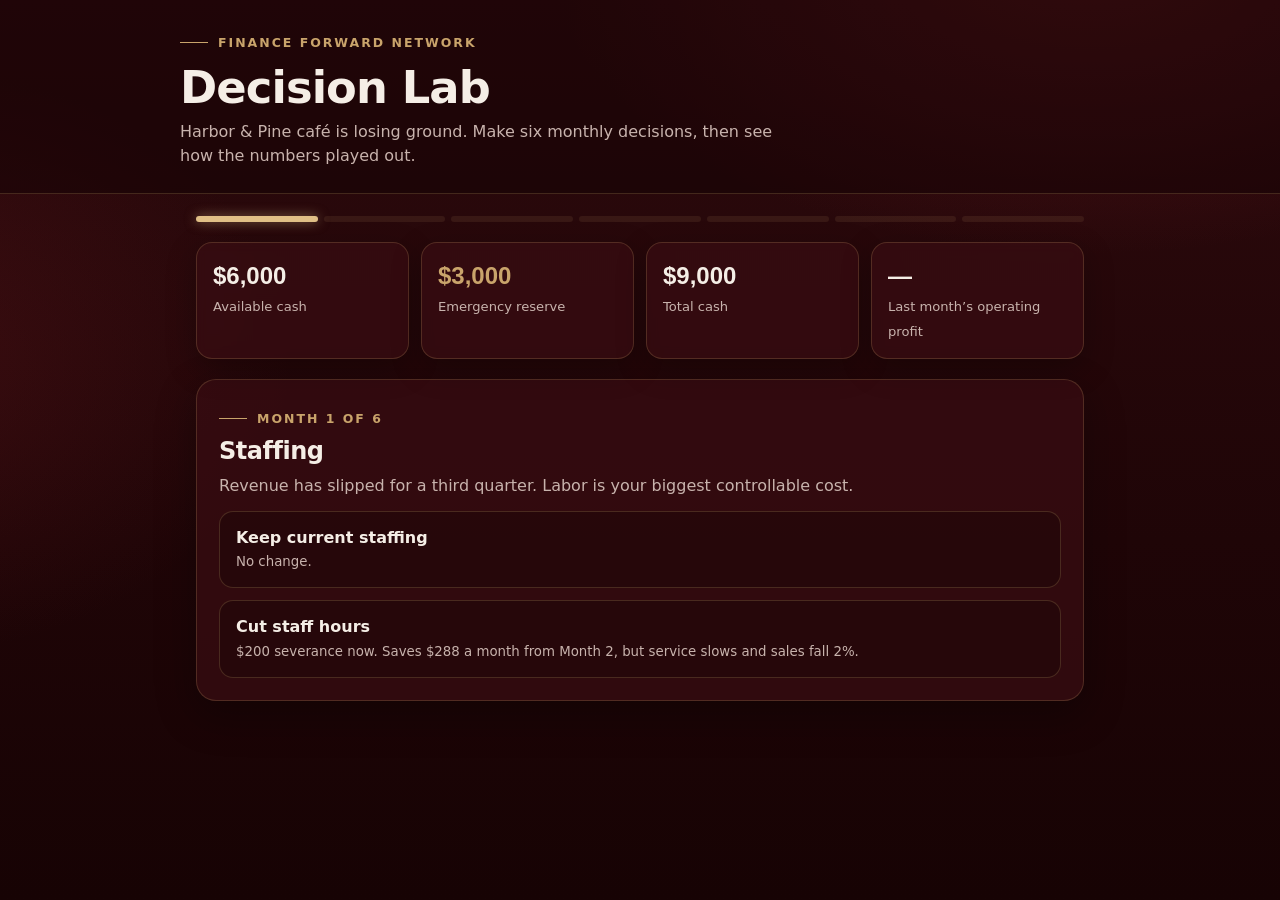
<file: decision-lab.html>
<!DOCTYPE html>
<html lang="en">
<head>
<meta charset="utf-8">
<meta name="viewport" content="width=device-width, initial-scale=1, viewport-fit=cover">
<title>Finance Forward Decision Lab</title>
<style>
:root{
--bg:#1f0507;--bg2:#2e0a0d;--card:rgba(58,13,18,.72);--card2:#3a0e13;
--fg:#f5eee6;--mut:#c8b3ad;--line:rgba(201,164,107,.22);--soft:rgba(201,164,107,.10);
--gold:#c9a46b;--goldhi:#e0bf86;--goldbg:rgba(201,164,107,.14);
--green:#4fbf8a;--greenbg:rgba(79,191,138,.14);
--bad:#e8705f;--badbg:rgba(232,112,95,.14);
--ink:#140304;--onink:#f5eee6;color-scheme:dark}
*{box-sizing:border-box}
body{margin:0;min-height:100vh;color:var(--fg);font:16px/1.55 Inter,"Segoe UI",system-ui,-apple-system,sans-serif;
background:radial-gradient(900px 500px at 85% -5%,rgba(150,36,44,.35),transparent 60%),radial-gradient(700px 500px at -10% 40%,rgba(120,28,34,.28),transparent 60%),linear-gradient(180deg,var(--bg2) 0%,var(--bg) 60%,#170304 100%);
background-attachment:fixed;padding-bottom:env(safe-area-inset-bottom,0)}
header{padding:calc(env(safe-area-inset-top,0px) + 26px) 16px 24px;border-bottom:1px solid var(--line);background:rgba(20,3,4,.55)}
header>div{max-width:920px;margin:0 auto}
.eyebrow{display:inline-flex;align-items:center;gap:10px;color:var(--gold);font-size:.78rem;font-weight:600;letter-spacing:.16em;text-transform:uppercase}
.eyebrow:before{content:"";width:28px;height:1px;background:var(--gold)}
header h1{margin:10px 0 6px}
header p{margin:0;color:var(--mut);max-width:620px}
main{max-width:920px;margin:0 auto;padding:22px 16px 56px}
h1,h2,h3{font-family:Archivo,Inter,"Segoe UI",system-ui,sans-serif;font-weight:800;letter-spacing:-.02em;line-height:1.15;margin:0;color:var(--fg)}
h1{font-size:clamp(1.9rem,5vw,2.8rem)}
h2{font-size:1.5rem;margin-bottom:8px}
h3{font-size:1.15rem;margin:26px 0 10px}
.steps{display:flex;gap:6px;margin:0 0 20px}
.steps i{flex:1;height:6px;border-radius:99px;background:var(--soft)}
.steps i.done{background:var(--gold)}
.steps i.now{background:var(--goldhi);box-shadow:0 0 12px rgba(224,191,134,.5)}
.stats{display:grid;grid-template-columns:repeat(auto-fit,minmax(160px,1fr));gap:12px;margin-bottom:20px}
.stat{background:var(--card);border:1px solid var(--line);border-radius:16px;padding:14px 16px;box-shadow:0 10px 30px rgba(0,0,0,.25);backdrop-filter:blur(6px)}
.stat b{display:block;font-size:1.5rem;font-family:Archivo,Inter,sans-serif;font-weight:800}
.stat span{font-size:.82rem;color:var(--mut)}
.stat.g b{color:var(--fg)}.stat.y b{color:var(--gold)}.stat.r b{color:var(--bad)}
.panel{background:var(--card);border:1px solid var(--line);border-radius:20px;padding:22px;margin-bottom:20px;box-shadow:0 14px 40px rgba(0,0,0,.3)}
.panel p{color:var(--mut);margin:6px 0 0}
.panel.dark{background:linear-gradient(160deg,#4a1217,#2a0709);border-color:rgba(201,164,107,.35)}
.panel.dark p{color:#eadcd6}
.opt{display:block;width:100%;text-align:left;margin:12px 0 0;padding:14px 16px;border:1px solid var(--line);border-radius:14px;background:rgba(20,3,4,.35);color:var(--fg);font:inherit;cursor:pointer;transition:background .2s,border-color .2s,transform .2s}
.opt:hover:not(:disabled){background:var(--goldbg);border-color:var(--gold);transform:translateY(-1px)}
.opt:focus-visible,.btn:focus-visible{outline:2px solid var(--goldhi);outline-offset:3px}
.opt:disabled{opacity:.45;cursor:not-allowed}
.opt b{display:block;font-weight:700}
.opt small{display:block;color:var(--mut);margin-top:2px}
.btn{padding:12px 24px;border:0;border-radius:999px;background:var(--gold);color:#1f0507;font:inherit;font-weight:700;cursor:pointer;margin-top:16px;transition:background .2s}
.btn:hover{background:var(--goldhi)}
.tw{overflow-x:auto;background:var(--card);border:1px solid var(--line);border-radius:16px}
table{border-collapse:collapse;width:100%;font-size:.88rem;min-width:620px}
th,td{padding:9px 12px;border-bottom:1px solid var(--soft);text-align:right;white-space:nowrap}
th:first-child,td:first-child{text-align:left}
th{color:var(--gold);font-weight:600;font-size:.8rem;letter-spacing:.06em;text-transform:uppercase;background:rgba(20,3,4,.4)}
tr:last-child td{border-bottom:0}
.neg{color:var(--bad);font-weight:600}.pos{color:var(--green);font-weight:600}
.note{border:1px solid var(--line);border-left:3px solid var(--gold);padding:12px 16px;margin:12px 0;background:rgba(20,3,4,.35);border-radius:12px;color:var(--mut)}
.note b{color:var(--fg)}
.warn{color:var(--bad)!important;font-size:.88rem}
.badge{display:inline-block;padding:6px 18px;border-radius:999px;font-family:Archivo,Inter,sans-serif;font-weight:800;font-size:1.2rem;color:#1f0507;background:var(--gold);margin-top:8px}
.badge.Thriving,.badge.Stable{background:var(--green);color:#052415}
.badge.Critical{background:var(--bad);color:#2a0404}
.badge.Vulnerable,.badge.Struggling{background:var(--gold);color:#1f0507}
ul{color:var(--mut)}li{margin:4px 0}li b{color:var(--fg)}
</style>
</head>
<body>
<header><div><span class="eyebrow">Finance Forward Network</span><h1>Decision Lab</h1><p>Harbor &amp; Pine café is losing ground. Make six monthly decisions, then see how the numbers played out.</p></div></header>
<main>
<div class="steps" id="steps" aria-label="Progress"></div>
<div id="app"></div>
</main>
<script>
/* ---------- Model constants (change here to tune the scenario) ---------- */
const BASE_REV=18000, COGS_RATE=0.4, OPEX=9900, START_CASH=6000, START_RES=3000;
const DECLINE=0.98, LOAN_FEE=0.05, MONTHS=7;

/* ---------- Scenario: one decision per month, months 1–6; month 7 is results only ---------- */
const S=[
{t:"Staffing",q:"Revenue has slipped for a third quarter. Labor is your biggest controllable cost.",o:[
 {l:"Keep current staffing",d:"No change."},
 {l:"Cut staff hours",d:"$200 severance now. Saves $288 a month from Month 2, but service slows and sales fall 2%.",exp:200}]},
{t:"Marketing",q:"A new café opened two blocks away. Do you spend to keep customers?",o:[
 {l:"No marketing",d:"Save the cash."},
 {l:"Local ads: $600",d:"About 6% more customers in Months 3 and 4.",exp:600},
 {l:"Neighborhood campaign: $1,500",d:"About 10% more customers in Months 3 to 5.",exp:1500}]},
{t:"Emergency reserve",q:"You hold a $3,000 reserve for emergencies. Cash on the books feels tight.",o:[
 {l:"Keep the reserve untouched",d:"Available cash stays lower, but you stay protected."},
 {l:"Release the reserve: $3,000",d:"Moves $3,000 into available cash. The reserve will be gone if something breaks.",release:3000}]},
{t:"Equipment",q:"A faster espresso machine would cut wait times.",o:[
 {l:"Skip it",d:"Keep the current machine."},
 {l:"Buy the machine: $1,800",d:"About 10% more customers from Month 5 on. It loses $150 of book value each month, but it is an asset you still own.",capex:1800}]},
{t:"Pricing",q:"Margins are thin. Should prices change from next month?",o:[
 {l:"Keep prices",d:"No change."},
 {l:"Raise prices 5%",d:"Each sale earns more, but about 3% fewer items sell."},
 {l:"Discount 5%",d:"About 8% more items sell, but each one earns less."}]},
{t:"Oven repair",q:"The oven fails. It must be fixed this month. The repair costs $2,400.",o:[
 {l:"Pay from available cash",d:"$2,400 now."},
 {l:"Pay from the emergency reserve",d:"$2,400 from the reserve. Only possible if you still have it.",fromRes:true},
 {l:"Split the payment",d:"$1,200 now plus a $60 financing fee, and $1,200 in Month 7.",pay:1260,fee:60,later:1200}]}
];
S[5].o.forEach(o=>o.exp=2400);
S.forEach(s=>s.o.forEach(o=>{o.pay=o.pay!==undefined?o.pay:(o.exp||0)+(o.capex||0)+(o.fee||0)}));

/* ---------- Engine ---------- */
function factors(t,c){
 let vol=Math.pow(DECLINE,t-1),price=1,saving=0,dep=0;
 if(c[0]===1&&t>1){vol*=.98;saving=288}
 if(c[1]===1&&t>=3&&t<=4)vol*=1.06;
 if(c[1]===2&&t>=3&&t<=5)vol*=1.10;
 if(c[3]===1&&t>4){vol*=1.10;dep=150}
 if(c[4]===1&&t>5){price=1.05;vol*=.97}
 if(c[4]===2&&t>5){price=.95;vol*=1.08}
 return{vol,price,saving,dep};
}
function sim(c,n){
 const s={cash:START_CASH,res:START_RES,loan:0,used:false,payable:0,rows:[]};
 for(let t=1;t<=Math.min(n,MONTHS);t++){
  const o=t<=6?S[t-1].o[c[t-1]]:null, before=s.cash+s.res;
  if(o&&o.release){s.res-=o.release;s.cash+=o.release;s.used=true}
  if(o&&o.fromRes){s.res-=o.pay;s.used=true}
  if(o&&o.later)s.payable+=o.later;
  const f=factors(t,c);
  const rev=BASE_REV*f.price*f.vol, cogs=BASE_REV*COGS_RATE*f.vol, gross=rev-cogs;
  const opex=OPEX-f.saving, exp=o?(o.exp||0):0;
  const opProfit=gross-opex-f.dep-exp, fee=o?(o.fee||0):0;
  s.cash+=gross-opex-((o&&!o.fromRes)?o.pay:0)-(t===MONTHS?s.payable:0);
  let loanFee=0;
  if(s.cash<0){
   const take=Math.min(-s.cash,s.res); s.res-=take; s.cash+=take; if(take>0)s.used=true;
   if(s.cash<0){const sh=-s.cash,L=sh/(1-LOAN_FEE);s.loan+=L;loanFee=L-sh;s.cash=0}
  }
  const eqBook=c[3]===1&&t>=4?1800-150*Math.max(0,t-4):0;
  s.rows.push({t,rev,cogs,gross,opex:opex+f.dep+exp,opProfit,net:opProfit-fee-loanFee,flow:s.cash+s.res-before,
   cash:s.cash,res:s.res,total:s.cash+s.res,book:eqBook,loan:s.loan});
 }
 return s;
}
function outcome(s){
 const last=s.rows[s.rows.length-1];
 if(s.loan>0)return["Critical","An emergency loan was needed, so the business ran out of cash."];
 if(s.used)return["Vulnerable","The emergency reserve was used, so one more shock could have been serious."];
 if(last.opProfit<0)return["Struggling","The business still loses money each month, even though cash remains."];
 if(last.opProfit>=1500)return["Thriving","Healthy profit and the reserve is intact."];
 return["Stable","The business makes a profit and the reserve is intact."];
}

/* ---------- UI ---------- */
const $=id=>document.getElementById(id);
const m=n=>(n<0?"−$":"$")+Math.abs(Math.round(n)).toLocaleString("en-US");
const cl=n=>n<0?"neg":"";
let choices=[];

function draw(){
 const n=choices.length, st=sim(choices,n), last=st.rows[n-1];
 $("steps").innerHTML=Array.from({length:MONTHS},(_,i)=>`<i class="${i<n?"done":i===n?"now":""}" title="Month ${i+1}"></i>`).join("");
 const stats=`<div class="stats">
  <div class="stat g"><b>${m(st.cash)}</b><span>Available cash</span></div>
  <div class="stat y"><b>${m(st.res)}</b><span>Emergency reserve</span></div>
  <div class="stat"><b>${m(st.cash+st.res)}</b><span>Total cash</span></div>
  <div class="stat ${last&&last.opProfit<0?"r":"g"}"><b class="${last?cl(last.opProfit):""}">${last?m(last.opProfit):"—"}</b><span>Last month’s operating profit</span></div></div>`;
 if(n>=6){report(st,stats);return}
 const sc=S[n];
 let h=stats+`<div class="panel"><span class="eyebrow">Month ${n+1} of 6</span><h2 style="margin-top:10px">${sc.t}</h2><p>${sc.q}</p>`;
 sc.o.forEach((o,i)=>{
  const dis=o.pay>st.cash+st.res||(o.fromRes&&o.pay>st.res);
  const why=dis?(o.fromRes&&o.pay>st.res?"You don’t have enough in the reserve.":"Not enough total cash to cover this."):(o.pay>st.cash&&!o.fromRes?"Uses part of your reserve. You will be asked to confirm.":"");
  h+=`<button class="opt" data-i="${i}" ${dis?"disabled":""}><b>${o.l}</b><small>${o.d}</small>${why?`<small class="warn">${why}</small>`:""}</button>`;
 });
 h+="</div>"+(n?history(st):"");
 $("app").innerHTML=h;
 document.querySelectorAll(".opt").forEach(b=>b.onclick=()=>pick(+b.dataset.i,st));
}
function pick(i,st){
 const o=S[choices.length].o[i];
 if(!o.fromRes&&o.pay>st.cash&&!confirm("This costs more than your available cash. The shortfall will come from your emergency reserve. Continue?"))return;
 choices.push(i);draw();window.scrollTo({top:0,behavior:"smooth"});
}
function history(st){
 let h=`<h3>Results so far</h3><div class="tw"><table><tr><th>Month</th><th>Revenue</th><th>Gross profit</th><th>Operating profit</th><th>Cash change</th><th>Total cash</th></tr>`;
 st.rows.forEach(r=>h+=`<tr><td>${r.t}</td><td>${m(r.rev)}</td><td>${m(r.gross)}</td><td class="${cl(r.opProfit)}">${m(r.opProfit)}</td><td class="${cl(r.flow)}">${m(r.flow)}</td><td>${m(r.total)}</td></tr>`);
 return h+"</table></div>";
}
function report(st,stats){
 const full=sim(choices,MONTHS), base=sim([0,0,0,0,0,0],MONTHS);
 const [cat,why]=outcome(full), [bcat]=outcome(base), r7=full.rows[6];
 const sum=(s,k)=>s.rows.reduce((a,r)=>a+r[k],0);
 const book=r7.book;
 let h=`<div class="panel dark"><span class="eyebrow">Final report</span><h2 style="margin-top:10px">Month 7 results</h2><span class="badge ${cat}">${cat}</span><p>${why}</p></div>`;
 h+=`<h3>You vs. the no-action baseline</h3><div class="tw"><table><tr><th></th><th>You</th><th>First option every month</th></tr>
 <tr><td>Outcome</td><td>${cat}</td><td>${bcat}</td></tr>
 <tr><td>Month 7 operating profit</td><td class="${cl(r7.opProfit)}">${m(r7.opProfit)}</td><td class="${cl(base.rows[6].opProfit)}">${m(base.rows[6].opProfit)}</td></tr>
 <tr><td>Total net profit, Months 1–7</td><td class="${cl(sum(full,"net"))}">${m(sum(full,"net"))}</td><td>${m(sum(base,"net"))}</td></tr>
 <tr><td>Total cash at end</td><td>${m(r7.total)}</td><td>${m(base.rows[6].total)}</td></tr>
 <tr><td>Emergency reserve left</td><td>${m(r7.res)}</td><td>${m(base.rows[6].res)}</td></tr>
 <tr><td>Equipment book value (asset owned)</td><td>${m(book)}</td><td>${m(0)}</td></tr>
 <tr><td>Emergency loan</td><td>${m(full.loan)}</td><td>${m(base.loan)}</td></tr></table></div>`;
 h+=`<h3>Month by month</h3><div class="tw"><table><tr><th>Month</th><th>Revenue</th><th>COGS</th><th>Gross profit</th><th>Operating profit</th><th>Net profit</th><th>Cash change</th><th>Available</th><th>Reserve</th></tr>`;
 full.rows.forEach(r=>h+=`<tr><td>${r.t}</td><td>${m(r.rev)}</td><td>${m(r.cogs)}</td><td>${m(r.gross)}</td><td class="${cl(r.opProfit)}">${m(r.opProfit)}</td><td class="${cl(r.net)}">${m(r.net)}</td><td class="${cl(r.flow)}">${m(r.flow)}</td><td>${m(r.cash)}</td><td>${m(r.res)}</td></tr>`);
 h+="</table></div><h3>Your decisions</h3><ul>"+S.map((s,i)=>`<li><b>${s.t}:</b> ${s.o[choices[i]].l}</li>`).join("")+"</ul><h3>What to take from this</h3>";
 h+=`<div class="note"><b>Profit is not cash.</b> The oven repair is a Month 6 expense, but a split payment moves part of the cash out in Month 7. Equipment is not an expense when you buy it. It shows up as depreciation over time, while the cash leaves immediately.</div>`;
 h+=`<div class="note"><b>Available cash is not total cash.</b> Money in the reserve is still yours, but spending it removes your safety net.</div>`;
 if(choices[4]===2)h+=`<div class="note"><b>More revenue is not more profit.</b> The discount sold more items, but each item earned less. Cost of goods follows the number of items sold, not the revenue.</div>`;
 if(choices[4]===1)h+=`<div class="note"><b>Price and volume pull in opposite directions.</b> The price rise earned more per item but lost some customers. Gross profit only improves if the extra margin outweighs the lost sales.</div>`;
 h+=`<div class="note"><b>Doing nothing has a cost.</b> Competition removes about 2% of customers every month unless your choices counter it.</div>`;
 h+=`<button class="btn" id="again">Play again</button>`;
 $("steps").innerHTML=Array.from({length:MONTHS},()=>'<i class="done"></i>').join("");
 $("app").innerHTML=stats+h;
 $("again").onclick=()=>{choices=[];draw();window.scrollTo(0,0)};
}
draw();
</script>
</body>
</html>
</file>
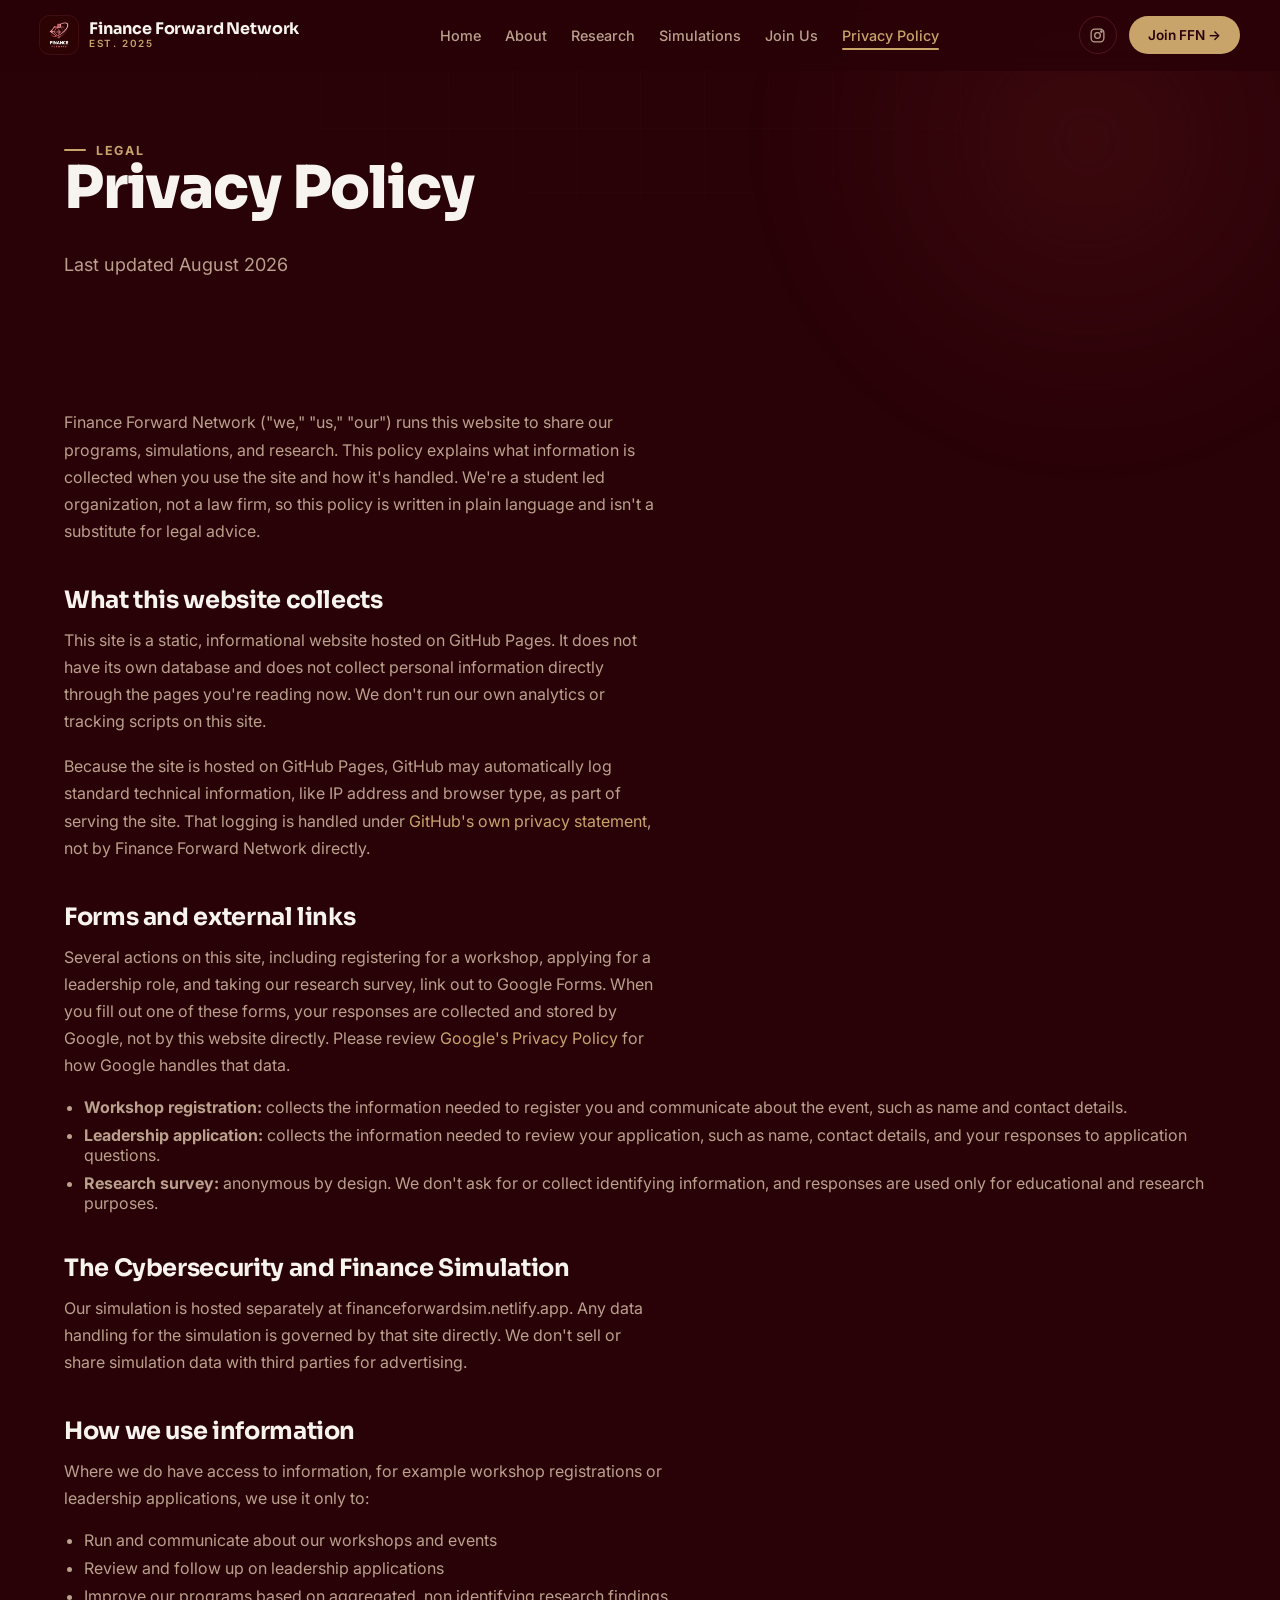
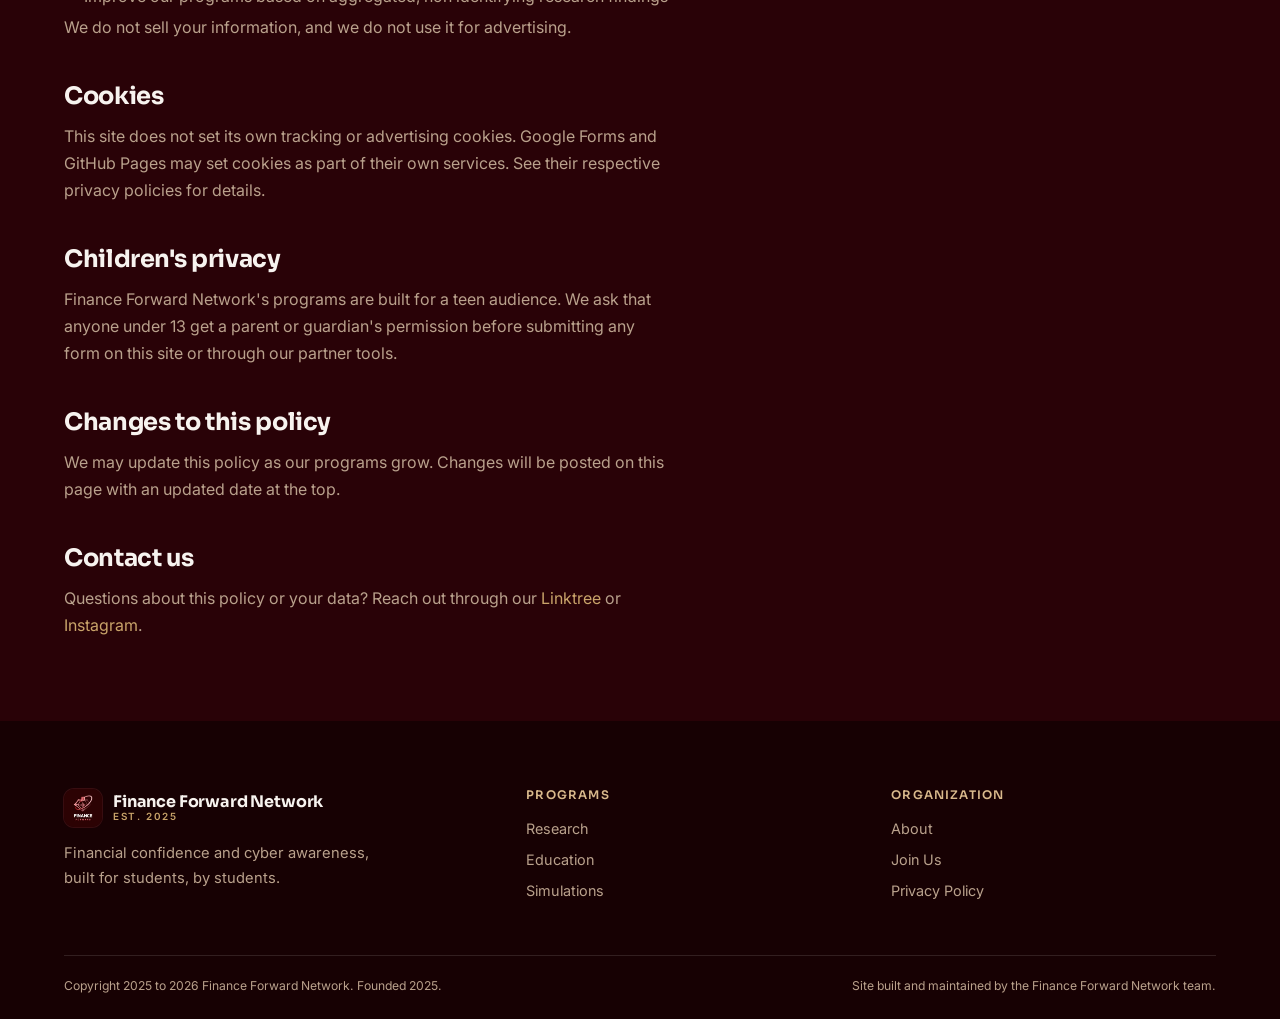
<file: privacy.html>
<!DOCTYPE html>
<html lang="en">
<head>
<meta charset="UTF-8">
<meta name="viewport" content="width=device-width, initial-scale=1.0">
<title>Privacy Policy | Finance Forward Network</title>
<meta name="description" content="Finance Forward Network's privacy policy: what data we collect, how forms are handled, and how to contact us.">
<link rel="icon" href="assets/brand/logo.jpg">
<link rel="stylesheet" href="css/styles.css">
</head>
<body>

<div class="bg-field" aria-hidden="true">
  <div class="grid-pattern"></div>
  <div class="glow-a"></div>
</div>

<div class="scroll-progress" aria-hidden="true"><div class="scroll-progress-fill" id="scroll-progress-fill"></div></div>

<header class="site-header">
  <nav class="nav container">
    <a href="index.html" class="brand">
      <img src="assets/brand/logo.jpg" alt="Finance Forward Network logo" class="brand-logo">
      <span class="brand-word">Finance Forward Network<span>Est. 2025</span></span>
    </a>

    <ul class="nav-links">
      <li><a href="index.html#home">Home</a></li>
      <li><a href="index.html#about">About</a></li>
      <li><a href="index.html#research">Research</a></li>
      <li><a href="index.html#simulations">Simulations</a></li>
      <li><a href="index.html#join">Join Us</a></li>
      <li><a href="privacy.html" aria-current="page">Privacy Policy</a></li>
    </ul>

    <div class="nav-right">
      <a class="icon-link" data-instagram-link href="https://www.instagram.com/financeforwardnetwork/" target="_blank" rel="noopener" aria-label="Finance Forward Network on Instagram">
        <svg viewBox="0 0 24 24" fill="none" stroke="currentColor" stroke-width="1.8"><rect x="3" y="3" width="18" height="18" rx="5"/><circle cx="12" cy="12" r="4"/><circle cx="17.5" cy="6.5" r="1"/></svg>
      </a>
      <a class="btn btn-primary btn-sm" href="index.html#join">Join FFN →</a>
    </div>

    <button class="nav-toggle" id="nav-toggle" aria-label="Open menu" aria-expanded="false"><span></span></button>
  </nav>
</header>

<div class="nav-scrim" id="nav-scrim"></div>
<div class="mobile-panel" id="mobile-panel">
  <div class="mobile-panel-head">
    <a href="index.html" class="brand">
      <img src="assets/brand/logo.jpg" alt="Finance Forward Network logo" class="brand-logo">
      <span class="brand-word">Finance Forward Network<span>Est. 2025</span></span>
    </a>
    <button class="mobile-close" id="mobile-close" aria-label="Close menu">
      <svg viewBox="0 0 24 24" fill="none" stroke="currentColor" stroke-width="1.8" width="18" height="18"><path d="M6 6l12 12M18 6L6 18"/></svg>
    </button>
  </div>
  <ul>
    <li><a href="index.html#home">Home</a></li>
    <li><a href="index.html#about">About</a></li>
    <li><a href="index.html#research">Research</a></li>
    <li><a href="index.html#education">Education</a></li>
    <li><a href="index.html#simulations">Simulations</a></li>
    <li><a href="index.html#join">Join Us</a></li>
    <li><a href="privacy.html">Privacy Policy</a></li>
  </ul>
  <a class="btn btn-primary btn-block" href="index.html#join">Join FFN →</a>
</div>

<main>
  <section class="page-hero">
    <div class="container reveal is-visible">
      <span class="eyebrow">Legal</span>
      <h1>Privacy Policy</h1>
      <p class="hero-lede updated">Last updated August 2026</p>
    </div>
  </section>

  <section class="section section-tight">
    <div class="container">
      <div class="policy reveal is-visible">
        <p>Finance Forward Network ("we," "us," "our") runs this website to share our programs, simulations, and research. This policy explains what information is collected when you use the site and how it's handled. We're a student led organization, not a law firm, so this policy is written in plain language and isn't a substitute for legal advice.</p>

        <h3>What this website collects</h3>
        <p>This site is a static, informational website hosted on GitHub Pages. It does not have its own database and does not collect personal information directly through the pages you're reading now. We don't run our own analytics or tracking scripts on this site.</p>
        <p>Because the site is hosted on GitHub Pages, GitHub may automatically log standard technical information, like IP address and browser type, as part of serving the site. That logging is handled under <a href="https://docs.github.com/en/site-policy/privacy-policies/github-general-privacy-statement" target="_blank" rel="noopener">GitHub's own privacy statement</a>, not by Finance Forward Network directly.</p>

        <h3>Forms and external links</h3>
        <p>Several actions on this site, including registering for a workshop, applying for a leadership role, and taking our research survey, link out to Google Forms. When you fill out one of these forms, your responses are collected and stored by Google, not by this website directly. Please review <a href="https://policies.google.com/privacy" target="_blank" rel="noopener">Google's Privacy Policy</a> for how Google handles that data.</p>
        <ul>
          <li><strong>Workshop registration:</strong> collects the information needed to register you and communicate about the event, such as name and contact details.</li>
          <li><strong>Leadership application:</strong> collects the information needed to review your application, such as name, contact details, and your responses to application questions.</li>
          <li><strong>Research survey:</strong> anonymous by design. We don't ask for or collect identifying information, and responses are used only for educational and research purposes.</li>
        </ul>

        <h3>The Cybersecurity and Finance Simulation</h3>
        <p>Our simulation is hosted separately at financeforwardsim.netlify.app. Any data handling for the simulation is governed by that site directly. We don't sell or share simulation data with third parties for advertising.</p>

        <h3>How we use information</h3>
        <p>Where we do have access to information, for example workshop registrations or leadership applications, we use it only to:</p>
        <ul>
          <li>Run and communicate about our workshops and events</li>
          <li>Review and follow up on leadership applications</li>
          <li>Improve our programs based on aggregated, non identifying research findings</li>
        </ul>
        <p>We do not sell your information, and we do not use it for advertising.</p>

        <h3>Cookies</h3>
        <p>This site does not set its own tracking or advertising cookies. Google Forms and GitHub Pages may set cookies as part of their own services. See their respective privacy policies for details.</p>

        <h3>Children's privacy</h3>
        <p>Finance Forward Network's programs are built for a teen audience. We ask that anyone under 13 get a parent or guardian's permission before submitting any form on this site or through our partner tools.</p>

        <h3>Changes to this policy</h3>
        <p>We may update this policy as our programs grow. Changes will be posted on this page with an updated date at the top.</p>

        <h3>Contact us</h3>
        <p>Questions about this policy or your data? Reach out through our <a href="https://linktr.ee/finance.forward99" target="_blank" rel="noopener">Linktree</a> or <a href="https://www.instagram.com/financeforwardnetwork/" target="_blank" rel="noopener">Instagram</a>.</p>
      </div>
    </div>
  </section>
</main>

<footer class="site-footer">
  <div class="container">
    <div class="footer-top" style="grid-template-columns: 1.3fr 1fr 1fr;">
      <div class="footer-brand">
        <a href="index.html" class="brand">
          <img src="assets/brand/logo.jpg" alt="Finance Forward Network logo" class="brand-logo">
          <span class="brand-word">Finance Forward Network<span>Est. 2025</span></span>
        </a>
        <p>Financial confidence and cyber awareness, built for students, by students.</p>
      </div>
      <div class="footer-col">
        <h5>Programs</h5>
        <ul>
          <li><a href="index.html#research">Research</a></li>
          <li><a href="index.html#education">Education</a></li>
          <li><a href="index.html#simulations">Simulations</a></li>
        </ul>
      </div>
      <div class="footer-col">
        <h5>Organization</h5>
        <ul>
          <li><a href="index.html#about">About</a></li>
          <li><a href="index.html#join">Join Us</a></li>
          <li><a href="privacy.html">Privacy Policy</a></li>
        </ul>
      </div>
    </div>
    <div class="footer-bottom">
      <span>Copyright 2025 to 2026 Finance Forward Network. Founded 2025.</span>
      <span>Site built and maintained by the Finance Forward Network team.</span>
    </div>
  </div>
</footer>

<script src="js/main.js"></script>
</body>
</html>
</file>
<file: css/styles.css>
/* ==========================================================================
   Finance Forward Network — Design System
   Modern fintech/edtech aesthetic. Warm paper background, deep burgundy +
   brass brand accents, Sora for display type, Inter for body/UI.
   ========================================================================== */

@import url('https://fonts.googleapis.com/css2?family=Sora:wght@400;500;600;700;800&family=Inter:wght@400;500;600;700&display=swap');

:root{
  /* ---- surfaces ---- */
  --bg:          #290207;
  --bg-alt:      #330810;
  --surface:     #450A10;
  --surface-dim: #3A080E;

  /* ---- ink ---- */
  --ink:      #F7F3EF;
  --ink-dim:  #B9A18C;
  --muted:    rgba(185,161,140,0.68);

  /* ---- brand ---- */
  --primary:       #C9A46A;
  --primary-hover: #DBBE8A;
  --primary-deep:  #450A10;
  --primary-tint:  rgba(201,164,106,0.14);
  --brass:         #C9A46A;
  --brass-light:   #D9B98C;
  --brass-tint:    rgba(201,164,106,0.12);
  --rose:          #D98C8C;
  --rose-tint:     rgba(217,140,140,0.16);

  /* ---- deep panel gradient (hero visual, sim panel, join panel, footer) ---- */
  --panel-a: #4A0D14;
  --panel-b: #170103;
  --panel-glow-1: rgba(74,13,20,0.55);
  --panel-glow-2: rgba(90,26,31,0.4);

  /* ---- lines / shadows ---- */
  --line:        rgba(90,26,31,0.5);
  --line-strong: rgba(90,26,31,0.85);
  --shadow-sm:  0 2px 10px -4px rgba(0,0,0,0.45);
  --shadow-md:  0 16px 40px -20px rgba(0,0,0,0.55);
  --shadow-lg:  0 30px 70px -30px rgba(0,0,0,0.65);

  /* ---- on-dark (footer, join panel) ---- */
  --on-dark-text:   #F7F3EF;
  --on-dark-dim:    #B9A18C;
  --on-dark-line:   rgba(247,243,239,0.12);

  --font-display: 'Sora', sans-serif;
  --font-body: 'Inter', sans-serif;

  --ease: cubic-bezier(.22, 1, .36, 1);
  --radius-sm: 14px;
  --radius-md: 22px;
  --radius-lg: 32px;
  --glass-surface: rgba(69,10,16,0.52);
  --glass-border: rgba(247,243,239,0.09);
}

*, *::before, *::after{ box-sizing: border-box; }
html{ scroll-behavior: smooth; -webkit-text-size-adjust: 100%; }

body{
  margin:0;
  font-family: var(--font-body);
  font-weight: 400;
  color: var(--ink-dim);
  background: var(--bg);
  -webkit-font-smoothing: antialiased;
  overflow-x: hidden;
}

h1,h2,h3,h4,h5,h6{
  font-family: var(--font-display);
  font-weight: 700;
  margin: 0 0 0.5em;
  color: var(--ink);
  letter-spacing: -0.015em;
  line-height: 1.15;
}
h1{ font-size: clamp(2.6rem, 4.6vw, 4.6rem); font-weight: 800; line-height: 1.05; letter-spacing: -0.02em; }
h2{ font-size: clamp(2rem, 3.2vw, 3rem); }
h3{ font-size: 1.5rem; }
h4{ font-size: 1.25rem; }
h5{ font-size: 1.05rem; font-weight: 600; }
small{ font-size: 0.8rem; }

p{ margin:0 0 1.1em; max-width: 60ch; line-height: 1.7; }
a{ color: var(--primary); text-decoration: none; }
img{ max-width:100%; display:block; }
ul{ margin:0; }
button{ font-family: inherit; }

.container{
  width:100%; max-width: 1200px; margin: 0 auto; padding: 0 24px; position: relative; z-index: 2;
}
main{ position: relative; }

/* ---------- soft background texture ---------- */
.bg-field{
  position: fixed; inset: 0; z-index: 0; pointer-events: none; overflow: hidden;
}
.bg-field .grid-pattern{
  position:absolute; inset:0;
  background-image:
    linear-gradient(var(--line) 1px, transparent 1px),
    linear-gradient(90deg, var(--line) 1px, transparent 1px);
  background-size: 64px 64px;
  opacity: 0.35;
  mask-image: radial-gradient(ellipse 80% 55% at 50% 0%, black, transparent 70%);
}
.bg-field .glow-a{
  position:absolute; top:-14vw; right:-10vw; width:50vw; height:50vw; border-radius:50%;
  background: radial-gradient(circle, var(--panel-glow-1), transparent 70%);
  filter: blur(20px);
}
.bg-field .glow-b{
  position:absolute; top:40vh; left:-16vw; width:44vw; height:44vw; border-radius:50%;
  background: radial-gradient(circle, var(--panel-glow-2), transparent 70%);
  filter: blur(20px);
}

/* ---------- scroll progress ---------- */
.scroll-progress{ position: fixed; top: 0; left: 0; right: 0; height: 3px; z-index: 300; pointer-events: none; background: transparent; }
.scroll-progress-fill{
  height: 100%; width: 100%;
  background: linear-gradient(90deg, var(--brass), var(--primary));
  transform: scaleX(0); transform-origin: left; will-change: transform;
}

/* ---------- reveal on scroll ---------- */
.reveal{ opacity: 0; transform: translateY(24px); transition: opacity .7s var(--ease), transform .7s var(--ease); }
.reveal.is-visible{ opacity: 1; transform: translateY(0); }
.reveal-delay-1{ transition-delay: .08s; }
.reveal-delay-2{ transition-delay: .16s; }
.reveal-delay-3{ transition-delay: .24s; }
.reveal-delay-4{ transition-delay: .32s; }
.reveal-scale{ opacity: 0; transform: translateY(16px) scale(0.98); transition: opacity .8s var(--ease), transform .8s var(--ease); }
.reveal-scale.is-visible{ opacity:1; transform: translateY(0) scale(1); }

@media (prefers-reduced-motion: reduce){
  .reveal, .reveal-scale{ opacity:1; transform:none; transition:none; }
  html{ scroll-behavior:auto; }
}

/* ---------- eyebrow ---------- */
.eyebrow{
  font-size: 0.78rem; font-weight: 700; letter-spacing: 0.14em; text-transform: uppercase;
  color: var(--primary); display:inline-flex; align-items:center; gap:10px; font-family: var(--font-body);
}
.eyebrow::before{ content:""; width:22px; height:2px; border-radius:2px; background: var(--brass); display:inline-block; }
.eyebrow.on-dark{ color: var(--brass-light); }
.eyebrow.on-dark::before{ background: var(--brass-light); }

/* ---------- buttons ---------- */
.btn{
  display:inline-flex; align-items:center; justify-content:center; gap:9px;
  font-family: var(--font-body); font-weight:600; font-size:0.95rem;
  text-decoration:none; padding: 14px 26px; border-radius: 100px; border: 1px solid transparent;
  cursor: pointer; white-space: nowrap;
  transition: transform .3s var(--ease), box-shadow .3s var(--ease), background .3s var(--ease), border-color .3s var(--ease), color .3s var(--ease);
}
.btn svg{ width:15px; height:15px; transition: transform .3s var(--ease); flex:none; }
.btn-primary{ background: var(--primary); color: var(--bg); }
.btn-primary:hover{ background: var(--primary-hover); transform: translateY(-2px); box-shadow: var(--shadow-md); }
.btn-primary:hover svg{ transform: translate(2px,-2px); }
.btn-ghost{ background: transparent; color: var(--ink); border-color: var(--line-strong); }
.btn-ghost:hover{ border-color: var(--primary); color: var(--primary); transform: translateY(-2px); }
.btn-outline-light{ background: transparent; color: var(--on-dark-text); border-color: var(--on-dark-line); }
.btn-outline-light:hover{ border-color: var(--brass-light); color: var(--brass-light); transform: translateY(-2px); }
.btn-sm{ padding: 10px 18px; font-size: 0.85rem; }
.btn-block{ width:100%; }

.btn-cta{ position: relative; overflow: hidden; padding: 18px 38px; font-size: 1rem; }
.btn-cta::after{
  content:""; position:absolute; top:0; left:-60%; width: 45%; height: 100%;
  background: linear-gradient(120deg, transparent, rgba(247,243,239,0.4), transparent);
  transform: skewX(-20deg); animation: cta-shimmer 3.4s ease-in-out infinite;
}
@keyframes cta-shimmer{ 0%{ left: -60%; } 35%{ left: 130%; } 100%{ left: 130%; } }
@media (prefers-reduced-motion: reduce){ .btn-cta::after{ animation: none; content: none; } }

/* ---------- nav ---------- */
.site-header{
  position: sticky; top:0; z-index: 200;
  background: rgba(41, 2, 7, 0.82);
  backdrop-filter: blur(14px); -webkit-backdrop-filter: blur(14px);
  border-bottom: 1px solid transparent;
  transition: border-color .3s ease, box-shadow .3s ease, padding .3s ease;
}
.site-header.scrolled{ border-bottom-color: var(--line); box-shadow: 0 8px 24px -20px rgba(0,0,0,0.5); }
.nav{ display:flex; align-items:center; justify-content:space-between; padding: 16px 0; gap: 18px; transition: padding .3s ease; }
.site-header.scrolled .nav{ padding: 11px 0; }

.brand{ display:flex; align-items:center; gap:11px; text-decoration:none; color: var(--ink); flex: none; }
.brand-logo{ width:38px; height:38px; border-radius:10px; object-fit: cover; box-shadow: 0 0 0 1px var(--line); flex: none; }
.brand-word{ font-family: var(--font-display); font-weight:700; font-size:1rem; letter-spacing:-0.01em; color: var(--ink); line-height:1.15; }
.brand-word span{ display:block; font-family: var(--font-body); font-size:0.62rem; font-weight:600; letter-spacing:0.16em; color: var(--brass); text-transform: uppercase; }

.nav-links{ display:flex; align-items:center; gap:24px; list-style:none; margin:0; padding:0; }
.nav-links a{
  color: var(--ink-dim); text-decoration:none; font-weight:500; font-size:0.9rem;
  white-space: nowrap; position:relative; padding:6px 0; transition: color .2s ease;
}
.nav-links a:hover, .nav-links a[aria-current="page"]{ color: var(--primary); }
.nav-links a::after{
  content:""; position:absolute; left:0; right:0; bottom:0; height:2px; border-radius: 2px;
  background: var(--brass); transform: scaleX(0); transform-origin:left; transition: transform .3s var(--ease);
}
.nav-links a:hover::after, .nav-links a[aria-current="page"]::after{ transform: scaleX(1); }

.nav-item-more{ position: relative; }
.more-toggle{
  display:inline-flex; align-items:center; gap:6px; background:none; border:none; cursor:pointer;
  color: var(--ink-dim); font-family: var(--font-body); font-weight:500; font-size:0.9rem; padding:6px 0;
  transition: color .2s ease;
}
.more-toggle svg{ width:12px; height:12px; transition: transform .25s var(--ease); }
.more-toggle:hover, .more-toggle[aria-expanded="true"]{ color: var(--primary); }
.more-toggle[aria-expanded="true"] svg{ transform: rotate(180deg); }
.more-menu{
  position:absolute; top: calc(100% + 14px); left: 50%; transform: translateX(-50%) translateY(6px);
  background: var(--glass-surface); border: 1px solid var(--glass-border); border-radius: var(--radius-sm);
  backdrop-filter: blur(18px); -webkit-backdrop-filter: blur(18px);
  box-shadow: var(--shadow-md); padding: 8px; min-width: 190px;
  opacity:0; visibility:hidden; transition: opacity .2s var(--ease), transform .2s var(--ease), visibility .2s;
  list-style:none; z-index: 50;
}
.nav-item-more.open .more-menu{ opacity:1; visibility:visible; transform: translateX(-50%) translateY(0); }
.more-menu a{ display:block; padding: 10px 12px; border-radius: 8px; font-size:0.88rem; color: var(--ink-dim); }
.more-menu a:hover{ background: var(--bg-alt); color: var(--primary); }
.more-menu a::after{ display:none; }

.nav-right{ display:flex; align-items:center; gap:12px; flex:none; }
.icon-link{
  display:flex; align-items:center; justify-content:center; width:38px; height:38px; border-radius:50%;
  border: 1px solid var(--line-strong); color: var(--ink-dim);
  transition: border-color .2s ease, color .2s ease, transform .2s ease, background .2s ease;
}
.icon-link:hover{ border-color: var(--primary); color: var(--primary); background: var(--primary-tint); transform: translateY(-2px); }
.icon-link svg{ width:17px; height:17px; }

.nav-toggle{ display:none; }

@media (max-width: 1080px){
  .nav-links, .nav-right .btn{ display: none; }
  .nav-toggle{
    display:flex; align-items:center; justify-content:center; width:42px; height:42px;
    border:1px solid var(--line-strong); border-radius:50%; background:var(--surface); cursor:pointer; flex:none;
    position: relative;
  }
  .nav-toggle span, .nav-toggle span::before, .nav-toggle span::after{
    content:""; display:block; width:16px; height:1.5px; background:var(--ink); position:relative; transition: all .25s ease;
  }
  .nav-toggle span::before{ position:absolute; top:-6px; }
  .nav-toggle span::after{ position:absolute; top:6px; }

  .mobile-panel{
    position:fixed; inset: 0 0 0 0; top: 0; background: var(--surface); z-index: 250;
    transform: translateX(100%); transition: transform .35s var(--ease);
    display:flex; flex-direction:column; padding: 18px 24px 32px; overflow-y:auto;
  }
  .mobile-panel.open{ transform: translateX(0); }
  .mobile-panel-head{ display:flex; align-items:center; justify-content:space-between; margin-bottom: 20px; }
  .mobile-close{
    width:42px; height:42px; border-radius:50%; border:1px solid var(--line-strong); background:none;
    display:flex; align-items:center; justify-content:center; cursor:pointer; color: var(--ink);
  }
  .mobile-panel ul{ list-style:none; padding:0; display:flex; flex-direction:column; }
  .mobile-panel a{
    display:block; padding: 16px 4px; border-bottom:1px solid var(--line); color: var(--ink);
    font-family: var(--font-display); font-weight:600; font-size:1.15rem; text-decoration:none;
  }
  .mobile-panel .btn{ margin-top: 22px; }
  .mobile-panel-social{ display:flex; gap:12px; margin-top:22px; }
}
@media (min-width: 1081px){ .mobile-panel, .nav-scrim{ display:none; } }

.nav-scrim{ position: fixed; inset:0; background: rgba(0,0,0,0.55); z-index: 240; opacity:0; visibility:hidden; transition: opacity .3s ease, visibility .3s; }
.nav-scrim.open{ opacity:1; visibility:visible; }

/* ---------- hero ---------- */
.hero{ position:relative; padding: 76px 0 90px; }
.hero-inner{ display:grid; grid-template-columns: 1.05fr 0.95fr; gap: 56px; align-items:center; }
@media (max-width: 980px){ .hero-inner{ grid-template-columns: 1fr; text-align:center; } }

.hero h1{ margin: 18px 0 20px; }
.hero-lede{ font-size:1.13rem; color: var(--ink-dim); max-width: 50ch; }
@media (max-width: 980px){ .hero-lede{ margin-left:auto; margin-right:auto; } }
.hero-actions{ display:flex; gap:14px; margin-top: 30px; flex-wrap:wrap; }
@media (max-width: 980px){ .hero-actions{ justify-content:center; } }

.hero-stats{ display:flex; gap: 36px; margin-top: 52px; flex-wrap: wrap; padding-top: 32px; border-top: 1px solid var(--line); }
@media (max-width: 980px){ .hero-stats{ justify-content:center; } }
.hero-stat{ display:flex; align-items:center; gap:12px; }
.hero-stat-icon{
  width:38px; height:38px; border-radius:11px; flex:none; display:flex; align-items:center; justify-content:center;
  background: var(--brass-tint); color: var(--brass);
}
.hero-stat-icon svg{ width:18px; height:18px; }
.hero-stat .num{ font-family: var(--font-display); font-size:1.5rem; font-weight:800; color: var(--ink); line-height:1.1; }
.hero-stat .label{ font-size:0.78rem; color: var(--muted); letter-spacing:0.01em; }

/* ---------- hero visual: floating dashboard composition ---------- */
.hero-visual{ position: relative; height: 460px; }
@media (max-width: 980px){ .hero-visual{ height: 380px; width: 100%; max-width: 420px; margin: 0 auto; } }
@media (max-width: 480px){ .hero-visual{ height: 340px; } }

.hv-backdrop{
  position:absolute; inset: 6%; border-radius: 32px;
  background: linear-gradient(155deg, var(--panel-a) 0%, var(--panel-b) 100%);
  box-shadow: var(--shadow-lg);
}
.hv-backdrop::before{
  content:""; position:absolute; inset:0; border-radius: inherit;
  background-image: radial-gradient(rgba(201,164,106,0.16) 1px, transparent 1px);
  background-size: 16px 16px; opacity: 0.5;
  mask-image: radial-gradient(circle at 30% 20%, black, transparent 65%);
}
.hv-card{
  position:absolute; background: var(--glass-surface); border-radius: var(--radius-md);
  backdrop-filter: blur(16px); -webkit-backdrop-filter: blur(16px);
  box-shadow: var(--shadow-lg); padding: 18px 20px; border: 1px solid var(--glass-border);
  animation: hv-float 7s ease-in-out infinite;
  translate: 0 0; will-change: translate, transform;
}
@keyframes hv-float{ 0%,100%{ transform: translateY(0); } 50%{ transform: translateY(-10px); } }
@media (prefers-reduced-motion: reduce){ .hv-card{ animation: none; } }

.hv-budget{ top: 10%; left: 2%; width: 220px; animation-delay: 0s; }
.hv-shield{ bottom: 12%; left: 12%; width: 190px; animation-delay: 1.4s; }
.hv-chart{ top: 34%; right: 0%; width: 170px; animation-delay: 0.7s; }
@media (max-width: 980px){
  .hv-budget{ left: 4%; width: 190px; }
  .hv-shield{ left: 8%; width: 170px; }
  .hv-chart{ right: 2%; width: 150px; }
}
@media (max-width: 480px){
  .hv-budget{ width: 168px; padding: 14px 16px; }
  .hv-shield{ width: 150px; padding: 14px 16px; }
  .hv-chart{ width: 130px; padding: 12px 14px; }
}

.hv-label{ font-size:0.68rem; font-weight:700; text-transform:uppercase; letter-spacing:0.06em; color: var(--muted); margin-bottom:8px; display:block; }
.hv-row{ display:flex; align-items:center; justify-content:space-between; margin-bottom:6px; }
.hv-row span:last-child{ font-family: var(--font-display); font-weight:700; color: var(--ink); font-size:0.92rem; }
.hv-bar-track{ height:7px; border-radius:6px; background: var(--bg-alt); overflow:hidden; margin-top:10px; }
.hv-bar-fill{ height:100%; border-radius:6px; background: linear-gradient(90deg, var(--brass), var(--primary)); width: 64%; }

.hv-shield-icon{
  width:40px; height:40px; border-radius:12px; background: var(--primary-tint); color: var(--primary);
  display:flex; align-items:center; justify-content:center; margin-bottom:10px;
}
.hv-shield-icon svg{ width:20px; height:20px; }
.hv-shield .hv-title{ font-family: var(--font-display); font-weight:700; color: var(--ink); font-size:0.95rem; margin-bottom:3px; }
.hv-shield .hv-sub{ font-size:0.76rem; color: var(--muted); }

.hv-chart-bars{ display:flex; align-items:flex-end; gap:5px; height:48px; margin-top:6px; }
.hv-chart-bars span{ flex:1; border-radius:4px 4px 0 0; background: linear-gradient(180deg, var(--brass-light), var(--brass)); }

.hv-pill{
  position:absolute; top:-6%; right:14%; background: var(--surface); border: 1px solid var(--line);
  border-radius: 100px; padding: 9px 16px; box-shadow: var(--shadow-md);
  font-size:0.76rem; font-weight:700; color: var(--ink); display:flex; align-items:center; gap:7px;
  animation: hv-float 7s ease-in-out infinite; animation-delay: 2s;
}
.hv-pill::before{ content:""; width:7px; height:7px; border-radius:50%; background:#4CBE85; box-shadow: 0 0 0 3px rgba(76,190,133,0.22); }
@media (max-width: 980px){ .hv-pill{ right: 6%; } }

/* ---------- section shell ---------- */
.section, .hero{ scroll-margin-top: 84px; }
.section{ padding: 100px 0; position: relative; }
.section-tight{ padding: 64px 0; }
.section-alt{
  background: linear-gradient(180deg,
    rgba(51,8,16,0) 0%,
    rgba(51,8,16,0.6) 14%,
    rgba(51,8,16,0.6) 86%,
    rgba(51,8,16,0) 100%);
}
.section-head{ max-width: 640px; margin-bottom: 52px; }
.section-head h2{ margin-top:14px; }
.section-head p{ margin-top: 12px; margin-bottom: 0; font-size: 1.02rem; }

/* ---------- grids ---------- */
.grid{ display:grid; gap:24px; }
.grid-2{ grid-template-columns: repeat(2, 1fr); }
.grid-3{ grid-template-columns: repeat(3, 1fr); }
.grid-4{ grid-template-columns: repeat(4, 1fr); }
@media (max-width: 980px){ .grid-3, .grid-4{ grid-template-columns: repeat(2, 1fr); } }
@media (max-width: 640px){ .grid-2, .grid-3, .grid-4{ grid-template-columns: 1fr; } }

/* ---------- generic card ---------- */
.card{
  position:relative; background: var(--glass-surface); border: 1px solid var(--glass-border);
  backdrop-filter: blur(18px); -webkit-backdrop-filter: blur(18px);
  border-radius: var(--radius-md); padding: 32px; transition: transform .35s var(--ease), box-shadow .35s var(--ease), border-color .35s var(--ease), background .35s var(--ease);
}
.card:hover{ transform: translateY(-5px); box-shadow: var(--shadow-md); border-color: var(--line-strong); background: rgba(69,10,16,0.68); }
.card .card-icon{
  width:46px; height:46px; border-radius:13px; background: var(--primary-tint); color: var(--primary);
  display:flex; align-items:center; justify-content:center; margin-bottom:18px;
}
.card .card-icon svg{ width:22px; height:22px; }
.card h3, .card h4{ margin-bottom:8px; }
.card .card-link{
  margin-top: 14px; display:inline-flex; align-items:center; gap:8px; font-weight:700; color: var(--primary); font-size:0.9rem;
}
.card .card-link svg{ width:14px; height:14px; transition: transform .3s var(--ease); }
.card:hover .card-link svg{ transform: translate(3px, -3px); }
.tag-row{ display:flex; gap:8px; flex-wrap:wrap; margin-bottom:14px; }
.tag{
  font-size:0.7rem; font-weight:700; text-transform:uppercase; letter-spacing:.05em;
  background: var(--brass-tint); color: var(--brass); padding:5px 11px; border-radius:20px;
}

/* muted / roadmap treatment for not-yet-live items */
.card-muted{ border-style: dashed; border-color: var(--line-strong); background: var(--surface-dim); }
.card-muted:hover{ transform:none; box-shadow:none; }
.card-muted .card-icon{ background: var(--bg-alt); color: var(--muted); }

/* full-width variant: icon sits beside the copy instead of stacked above it,
   for single roadmap cards that would otherwise leave a bare column next to them */
.card-wide{ display:flex; align-items:center; gap:30px; padding: 38px 44px; }
.card-wide-icon{
  flex:none; width:64px; height:64px; border-radius:18px; background: var(--bg-alt); color: var(--muted);
  display:flex; align-items:center; justify-content:center;
}
.card-wide-icon svg{ width:28px; height:28px; }
.card-wide h3{ margin-bottom:6px; }
.card-wide .status{ margin-bottom:10px; }
@media (max-width: 640px){ .card-wide{ flex-direction:column; align-items:flex-start; text-align:left; gap:16px; padding: 30px; } }

/* ---------- status badges ---------- */
.status{
  display:inline-flex; align-items:center; gap:7px; font-size:0.7rem; font-weight:700;
  text-transform:uppercase; letter-spacing:.05em; padding: 5px 12px; border-radius: 20px; margin-bottom: 14px;
}
.status::before{ content:""; width:6px; height:6px; border-radius:50%; }
.status-live{ background: rgba(76,190,133,0.16); color: #6BD79E; }
.status-live::before{ background:#4CBE85; }
.status-progress{ background: var(--brass-tint); color: var(--brass); }
.status-progress::before{ background: var(--brass); }
.status-soon{ background: var(--bg-alt); color: var(--muted); }
.status-soon::before{ background: var(--muted); }
.status-done{ background: rgba(201,164,106,0.16); color: var(--brass-light); }
.status-done::before{ background: var(--brass-light); }

/* ---------- about split ---------- */
.split{ display:grid; grid-template-columns: 1fr 1fr; gap: 64px; align-items:center; }
@media (max-width: 900px){ .split{ grid-template-columns: 1fr; } }

.feature-grid{ margin-top: 64px; }
.feature-head{ display:flex; align-items:center; justify-content:space-between; margin-bottom:18px; }
.feature-head .card-icon{ margin-bottom:0; }
.feature-num{
  font-family: var(--font-display); font-size:0.85rem; font-weight:700; color: var(--brass);
  letter-spacing:0.08em; line-height:1;
}

/* ---------- event / workshop card ---------- */
.event-card{
  display:grid; grid-template-columns: auto 1fr auto; gap: 34px; align-items:center;
  background: var(--glass-surface); border:1px solid var(--glass-border); border-radius: var(--radius-lg); padding: 38px;
  backdrop-filter: blur(18px); -webkit-backdrop-filter: blur(18px);
  box-shadow: var(--shadow-sm);
}
@media (max-width: 820px){ .event-card{ grid-template-columns: 1fr; text-align:left; } }
.event-date{ text-align:center; padding-right:34px; border-right: 1px solid var(--line); }
@media (max-width: 820px){ .event-date{ border-right:none; border-bottom:1px solid var(--line); padding:0 0 22px; display:flex; align-items:baseline; gap:12px; } }
.event-date-block{
  background: var(--primary); color: var(--bg); border-radius: 16px; padding: 14px 18px; min-width: 84px;
}
@media (max-width: 820px){ .event-date-block{ padding: 10px 16px; } }
.event-date .month{ text-transform:uppercase; letter-spacing:.12em; font-weight:700; font-size:0.7rem; opacity:0.85; }
.event-date .day{ font-family: var(--font-display); font-size:2.2rem; font-weight:800; line-height:1.1; }
.event-date .time{ font-size:0.82rem; color: var(--muted); margin-top:10px; }
@media (max-width: 820px){ .event-date .time{ margin-top:0; } }

/* ---------- event card: scroll-triggered assembly (not a single fade) ---------- */
.event-card > *{ opacity:0; transition: opacity .6s var(--ease), transform .6s var(--ease); }
.event-card > .event-date{ transform: translateY(18px) scale(0.94); }
.event-card > .event-body{ transform: translateX(-16px); transition-delay: .16s; }
.event-card > .btn, .event-card > .event-completed-note{ transform: translateY(14px) scale(0.96); transition-delay: .34s; }
.event-card.is-assembled > *{ opacity:1; transform: none; }
.event-completed-note{
  display:flex; align-items:center; gap:9px; justify-self:end; flex:none;
  font-size:0.85rem; font-weight:600; color: var(--muted); white-space:nowrap;
}
.event-completed-note svg{ width:18px; height:18px; color: var(--brass); flex:none; }
@media (max-width: 820px){ .event-completed-note{ justify-self:start; } }

/* ---------- featured simulation ---------- */
.sim-feature{
  display:grid; grid-template-columns: 1fr 1fr; gap: 54px; align-items:center;
  background: var(--surface); border: 1px solid var(--line); border-radius: var(--radius-lg);
  padding: 52px; box-shadow: var(--shadow-md); position: relative; overflow: hidden;
}
@media (max-width: 980px){ .sim-feature{ grid-template-columns: 1fr; padding: 32px; gap: 36px; } }
.sim-feature h3{ font-size: clamp(1.6rem, 2.6vw, 2.1rem); margin: 14px 0 14px; }
.sim-visual{ position: relative; border-radius: var(--radius-md); overflow: hidden; background: linear-gradient(155deg, var(--panel-a), var(--panel-b)); min-height: 300px; padding: 26px; }
.sim-visual::before{
  content:""; position:absolute; inset:0;
  background-image: radial-gradient(rgba(201,164,106,0.14) 1px, transparent 1px); background-size: 14px 14px;
  mask-image: radial-gradient(circle at 70% 20%, black, transparent 70%);
}
.sim-mock{ position:relative; z-index:1; display:flex; flex-direction:column; gap: 14px; height:100%; justify-content:center; }
.sim-mock-row{ display:flex; gap:14px; }
.sim-chip{ background: var(--glass-surface); border: 1px solid var(--glass-border); backdrop-filter: blur(14px); -webkit-backdrop-filter: blur(14px); border-radius: 16px; padding: 14px 16px; flex:1; box-shadow: var(--shadow-sm); }
.sim-chip .sc-label{ font-size:0.65rem; font-weight:700; text-transform:uppercase; letter-spacing:.05em; color: var(--muted); margin-bottom:6px; display:block; }
.sim-chip .sc-value{ font-family: var(--font-display); font-weight:800; color: var(--ink); font-size:1.05rem; }
.sim-chip.alert{ background: var(--rose-tint); }
.sim-chip.alert .sc-value{ color: var(--rose); font-size: 0.86rem; display:flex; align-items:center; gap:7px; }
.sim-chip.alert svg{ width:15px; height:15px; flex:none; }
.sim-progress-track{ height:8px; background: rgba(247,243,239,0.16); border-radius:8px; overflow:hidden; }
.sim-progress-fill{ height:100%; width:72%; background: linear-gradient(90deg, var(--brass-light), var(--brass)); border-radius:8px; }

/* ---------- roles / join ---------- */
.join-hero{
  background: linear-gradient(155deg, var(--panel-a), var(--panel-b));
  border-radius: 28px; padding: 66px; position: relative; overflow: hidden;
}
@media (max-width: 760px){ .join-hero{ padding: 40px 26px; } }
.join-hero::before{
  content:""; position:absolute; top:-30%; right:-8%; width:50%; height:100%;
  background: radial-gradient(circle, rgba(217,185,140,0.28), transparent 70%); pointer-events:none;
}
.join-hero > *{ position:relative; z-index:1; }
.join-hero h2{ color: var(--on-dark-text); max-width: 22ch; }
.join-hero p{ color: var(--on-dark-dim); }
.role-grid{ margin-top: 40px; }
.role-chip{
  border: 1px solid var(--on-dark-line); border-radius: var(--radius-md); padding: 24px;
  background: rgba(255,255,255,0.05); backdrop-filter: blur(14px); -webkit-backdrop-filter: blur(14px);
  transition: transform .3s var(--ease), border-color .3s var(--ease), background .3s var(--ease);
  display:flex; flex-direction:column;
}
.role-chip:hover{ transform: translateY(-4px); border-color: var(--brass-light); background: rgba(255,255,255,0.09); }
.role-chip h5{ color: var(--on-dark-text); margin-bottom:6px; font-size:1rem; }
.role-chip p{ font-size:0.88rem; margin:0; color: var(--on-dark-dim); }

/* ---------- empty states ---------- */
.empty-state{ border: 1px dashed var(--line-strong); border-radius: var(--radius-md); padding: 48px; text-align:center; color: var(--muted); background: rgba(58,8,14,0.4); backdrop-filter: blur(14px); -webkit-backdrop-filter: blur(14px); }
.empty-state h4{ color: var(--ink); }

.insight-card{ display:flex; flex-direction:column; gap:4px; }
.insight-meta{ font-size:0.78rem; color: var(--muted); }

/* ---------- collaborations ---------- */
.collab-logo-row{ display:flex; align-items:center; gap:14px; margin-bottom: 12px; }
.collab-logo{ width:44px; height:44px; border-radius:11px; object-fit:cover; background: var(--bg-alt); display:flex; align-items:center; justify-content:center; font-weight:700; color: var(--brass); font-size:0.9rem; }

/* ---------- contact ---------- */
.contact-grid{ display:grid; grid-template-columns: 1fr 1fr; gap: 22px; }
@media (max-width: 760px){ .contact-grid{ grid-template-columns: 1fr; } }
.contact-card{
  display:flex; align-items:center; gap:18px; background: var(--glass-surface);
  border: 1px solid var(--glass-border); border-radius: var(--radius-md); padding: 24px;
  backdrop-filter: blur(18px); -webkit-backdrop-filter: blur(18px);
  transition: transform .3s var(--ease), border-color .3s var(--ease), box-shadow .3s var(--ease);
}
.contact-card:hover{ transform: translateY(-4px); border-color: var(--line-strong); box-shadow: var(--shadow-md); }
.contact-icon{ flex:none; width:48px; height:48px; border-radius:14px; background: var(--primary-tint); color: var(--primary); display:flex; align-items:center; justify-content:center; }
.contact-icon svg{ width:20px; height:20px; }
.contact-card h5{ margin-bottom:3px; }
.contact-card span{ font-size:0.85rem; color: var(--muted); }
.contact-card .cc-arrow{ margin-left:auto; flex:none; color: var(--muted); transition: transform .3s var(--ease), color .3s var(--ease); }
.contact-card .cc-arrow svg{ width:16px; height:16px; }
.contact-card:hover .cc-arrow{ color: var(--primary); transform: translate(3px,-3px); }

/* ---------- footer ---------- */
.site-footer{ background: var(--panel-b); padding: 68px 0 26px; position: relative; z-index: 2; }
.footer-top{ display:grid; grid-template-columns: 1.3fr repeat(3, 1fr); gap: 40px; margin-bottom: 48px; }
@media (max-width: 900px){ .footer-top{ grid-template-columns: 1fr 1fr; } }
@media (max-width: 560px){ .footer-top{ grid-template-columns: 1fr; } }
.footer-brand .brand-word, .footer-brand .brand{ color: var(--on-dark-text); }
.footer-brand p{ max-width: 34ch; color: var(--on-dark-dim); margin-top: 14px; font-size:0.92rem; }
.footer-social{ display:flex; gap:10px; margin-top:18px; }
.footer-social .icon-link{ border-color: var(--on-dark-line); color: var(--on-dark-dim); }
.footer-social .icon-link:hover{ border-color: var(--brass-light); color: var(--brass-light); background: rgba(255,255,255,0.06); }
.footer-col h5{ font-size:0.74rem; text-transform:uppercase; letter-spacing:.1em; color: var(--brass-light); margin-bottom: 16px; }
.footer-col ul{ list-style:none; padding:0; display:flex; flex-direction:column; gap:11px; }
.footer-col a{ color: var(--on-dark-dim); font-size:0.9rem; transition: color .2s ease; }
.footer-col a:hover{ color: var(--on-dark-text); }
.footer-bottom{
  border-top: 1px solid var(--on-dark-line); padding-top:22px; display:flex; justify-content:space-between;
  flex-wrap:wrap; gap:10px; font-size:0.76rem; color: var(--on-dark-dim);
}

/* ---------- page hero (privacy) ---------- */
.page-hero{ padding: 64px 0 46px; }
.policy h3{ margin-top: 42px; color: var(--ink); }
.policy ul{ padding-left: 20px; }
.policy li{ margin-bottom:8px; color: var(--ink-dim); }
.policy .updated{ color: var(--muted); }

/* focus states */
a:focus-visible, button:focus-visible{ outline: 2px solid var(--primary); outline-offset: 3px; border-radius: 4px; }

/* ==========================================================================
   MOTION LAYER — organic blobs, scroll-driven transforms, pinned moments
   ========================================================================== */

/* ---------- organic blob background system ----------
   Blobs are wallpaper, not decoration: many subtle irregular shapes,
   layered at three depths (bg / mid / fg), each morphing on its own
   clock and drifting with scroll-linked parallax (see main.js). Never
   circular, never opaque, always behind content (pointer-events:none). */
.blob-layer{ position:absolute; inset:0; overflow:visible; pointer-events:none; z-index:0; }
.blob{ position:absolute; will-change: transform; }
.blob-inner{ width:100%; height:100%; display:block; }
.blob svg{ width:100%; height:100%; display:block; }

/* depth tiers — used for autonomous morph/drift speed only; scroll speed is per-element via data-speed */
.blob-bg{ }
.blob-mid{ }
.blob-fg{ }

@keyframes blob-drift-a{ 0%,100%{ transform: translate(0,0) rotate(0deg) scale(1); } 50%{ transform: translate(7%,-8%) rotate(11deg) scale(1.09); } }
@keyframes blob-drift-b{ 0%,100%{ transform: translate(0,0) rotate(0deg) scale(1); } 50%{ transform: translate(-8%,7%) rotate(-10deg) scale(0.93); } }
@keyframes blob-drift-c{ 0%,100%{ transform: translate(0,0) scale(1); } 50%{ transform: translate(6%,7%) rotate(6deg) scale(1.11); } }
@keyframes blob-drift-d{ 0%,100%{ transform: translate(0,0) rotate(0deg) scale(1); } 50%{ transform: translate(-9%,-6%) rotate(-7deg) scale(1.07); } }
@keyframes blob-drift-e{ 0%,100%{ transform: translate(0,0) rotate(0deg) scale(1); } 50%{ transform: translate(8%,5%) rotate(8deg) scale(0.92); } }
.blob-drift-a{ animation: blob-drift-a 8.5s ease-in-out infinite; }
.blob-drift-b{ animation: blob-drift-b 10.5s ease-in-out infinite; }
.blob-drift-c{ animation: blob-drift-c 7s ease-in-out infinite; }
.blob-drift-d{ animation: blob-drift-d 9.5s ease-in-out infinite; }
.blob-drift-e{ animation: blob-drift-e 11.5s ease-in-out infinite; }

/* ---------- section-scoped blob placement + palette ---------- */
.blob-hero-1{ top:-14%; right:-10%; width:44vw; height:44vw; max-width:600px; max-height:600px; color: var(--rose); opacity:.11; }
.blob-hero-2{ bottom:-20%; left:-12%; width:32vw; height:32vw; max-width:440px; max-height:440px; color: var(--brass); opacity:.13; }
.blob-hero-3{ top:20%; left:30%; width:16vw; height:16vw; max-width:220px; max-height:220px; color: var(--brass-light); opacity:.10; }
.blob-about-1{ top:-12%; left:-9%; width:28vw; height:28vw; max-width:400px; max-height:400px; color: var(--brass); opacity:.10; }
.blob-about-2{ bottom:-40%; right:-6%; width:30vw; height:30vw; max-width:420px; max-height:420px; color: var(--rose); opacity:.08; }
.blob-about-3{ top:40%; left:6%; width:12vw; height:12vw; max-width:160px; max-height:160px; color: var(--brass-light); opacity:.08; }
.blob-research-1{ top:-6%; right:-11%; width:36vw; height:36vw; max-width:500px; max-height:500px; color: var(--rose); opacity:.07; }
.blob-research-2{ top:-30%; right:2%; width:22vw; height:22vw; max-width:300px; max-height:300px; color: var(--brass); opacity:.09; }
.blob-research-3{ bottom:-8%; left:-8%; width:20vw; height:20vw; max-width:280px; max-height:280px; color: var(--brass-light); opacity:.07; }
.blob-education-1{ bottom:-18%; left:-9%; width:28vw; height:28vw; max-width:400px; max-height:400px; color: var(--brass); opacity:.10; }
.blob-education-2{ top:-10%; right:-4%; width:14vw; height:14vw; max-width:190px; max-height:190px; color: var(--rose); opacity:.07; }
.blob-sim-1{ top:-16%; left:-11%; width:38vw; height:38vw; max-width:540px; max-height:540px; color: var(--rose); opacity:.10; }
.blob-sim-2{ bottom:-22%; right:-9%; width:30vw; height:30vw; max-width:440px; max-height:440px; color: var(--brass); opacity:.12; }
.blob-sim-3{ top:30%; right:20%; width:13vw; height:13vw; max-width:180px; max-height:180px; color: var(--brass-light); opacity:.09; }
.blob-join-1{ top:-22%; left:18%; width:48vw; height:48vw; max-width:660px; max-height:660px; color: var(--brass-light); opacity:.15; }
.blob-join-2{ bottom:-14%; right:-6%; width:20vw; height:20vw; max-width:280px; max-height:280px; color: var(--brass-light); opacity:.10; }
.blob-statement-1{ top:8%; left:-7%; width:25vw; height:25vw; max-width:330px; max-height:330px; color: var(--brass); opacity:.10; }
.blob-statement-2{ bottom:5%; right:-7%; width:23vw; height:23vw; max-width:310px; max-height:310px; color: var(--rose); opacity:.08; }
.blob-statement-3{ top:44%; left:44%; width:11vw; height:11vw; max-width:150px; max-height:150px; color: var(--brass-light); opacity:.07; }

@media (max-width: 760px){
  .blob-about-3, .blob-research-2, .blob-research-3, .blob-education-2, .blob-sim-3, .blob-join-2, .blob-statement-3{ display:none; }
}

/* ---------- organic section dividers ----------
   Retired: the background now flows continuously behind every section
   (see .section-alt), so a separately-filled curve here would read as
   its own patch rather than blend in. Kept hidden rather than removed
   from the markup so future content changes don't need to touch the SVGs. */
.section-divider{ display:none; }

/* ---------- scroll-linked hero ---------- */
.hero{ overflow: hidden; }
.hero-inner > *{ will-change: transform, opacity; }
.hero-visual{ perspective: 1200px; }
.hv-tilt{ width:100%; height:100%; transform-style: preserve-3d; transition: transform .2s ease-out; }
.hv-backdrop{ will-change: transform, opacity; }

/* ---------- statement ambient state visual (Learn / Practice / Protect) ---------- */
.statement-visual{ position:absolute; inset:0; display:flex; align-items:center; justify-content:center; pointer-events:none; z-index:0; }
.statement-dot{
  position:absolute; width:10px; height:10px; border-radius:50%; background: var(--brass);
  opacity:0; transform: scale(0.4); transition: opacity .6s var(--ease), transform .6s var(--ease);
}
.statement-ring{
  position:absolute; width:340px; height:340px; border-radius:50%; border:1.5px solid var(--brass);
  opacity:0; transform: scale(0.7); transition: opacity .7s var(--ease), transform .7s var(--ease);
}
.statement-ring.ring-2{ width:440px; height:440px; border-color: var(--rose); }
.statement-shield{
  position:absolute; width:64px; height:64px; opacity:0; transform: scale(0.5) translateY(10px);
  transition: opacity .6s var(--ease), transform .6s var(--ease); color: var(--brass);
}
.statement-pin[data-state="practice"] .statement-dot{ opacity:1; transform: scale(1); }
.statement-pin[data-state="practice"] .statement-ring,
.statement-pin[data-state="protect"] .statement-ring{ opacity:.5; transform: scale(1); }
.statement-pin[data-state="protect"] .statement-shield{ opacity:1; transform: scale(1) translateY(0); }
.statement-pin[data-state="protect"] .statement-ring{ border-color: var(--rose); opacity:.7; }
.statement-dot:nth-child(1){ top: 22%; left: 30%; }
.statement-dot:nth-child(2){ top: 66%; left: 68%; transition-delay: .05s; }
.statement-dot:nth-child(3){ top: 30%; left: 72%; transition-delay: .1s; }
.statement-dot:nth-child(4){ top: 72%; left: 26%; transition-delay: .15s; }
@media (max-width: 760px){ .statement-ring{ width:220px; height:220px; } .statement-ring.ring-2{ width:280px; height:280px; } }

/* ---------- pinned scroll sections ---------- */
.pin-section{ position: relative; }
.pin-sticky{
  position: sticky; top: 0; height: 100vh; min-height: 560px;
  display:flex; align-items:center; justify-content:center; overflow:hidden;
}

/* big statement pin */
.statement-pin{ height: 260vh; background: var(--bg); }
.statement-pin .pin-sticky{ flex-direction: column; }
.statement-word{
  position:absolute; inset:0; margin:0; display:flex; align-items:center; justify-content:center;
  font-family: var(--font-display); font-weight:800; letter-spacing:-0.02em; text-align:center;
  font-size: clamp(3rem, 9vw, 7.6rem); color: var(--ink);
  opacity:0; transform: scale(0.86); filter: blur(10px);
  transition: opacity .7s var(--ease), transform .7s var(--ease), filter .7s var(--ease);
  padding: 0 24px;
}
.statement-word span{ color: var(--brass); }
.statement-word.is-active{ opacity:1; transform: scale(1); filter: blur(0); }
.statement-eyebrow{ position:absolute; top:14%; left:50%; transform:translateX(-50%); z-index:2; }
@media (max-width: 760px){ .statement-word{ font-size: clamp(2.3rem, 13vw, 3.6rem); } }

/* simulation pin — the biggest scroll experience: the mock UI assembles
   piece by piece as the section stays pinned, and deconstructs cleanly
   in reverse if the user scrolls back up. */
.sim-pin{ height: 300vh; }
.sim-pin .pin-sticky{ align-items: flex-start; padding-top: 4vh; padding-bottom: 4vh; overflow: visible; }
.sim-pin .container{ width:100%; }
.sim-mock-row[data-phase]{ opacity:0; transform: translateY(20px); transition: opacity .5s var(--ease), transform .5s var(--ease); }
.sim-mock-row[data-phase].phase-in{ opacity:1; transform: translateY(0); }
.sim-chip[data-phase]{ opacity:0; transform: translateY(26px) scale(0.97); transition: opacity .55s var(--ease), transform .55s var(--ease); }
.sim-chip[data-phase].phase-in{ opacity:1; transform: translateY(0) scale(1); }
.sim-progress-track[data-phase]{ opacity:0; transform: translateY(10px); transition: opacity .5s var(--ease), transform .5s var(--ease); }
.sim-progress-track[data-phase].phase-in{ opacity:1; transform: translateY(0); }
.sim-feature .btn[data-phase]{ opacity:0; transform: translateY(14px) scale(0.96); transition: opacity .5s var(--ease), transform .5s var(--ease); }
.sim-feature .btn[data-phase].phase-in{ opacity:1; transform: translateY(0) scale(1); }
.sim-mock{ transition: transform .6s var(--ease), box-shadow .6s var(--ease); }
.sim-mock.is-final{ transform: scale(1.015); }
.sim-visual.is-final::after{
  content:""; position:absolute; inset:0; border-radius:inherit; pointer-events:none;
  box-shadow: 0 0 0 1px rgba(217,185,140,0.35) inset, 0 30px 70px -24px rgba(23,1,3,0.6);
  transition: box-shadow .6s var(--ease);
}

/* ---------- research: pinned scroll-build diagram ---------- */
.research-pin{ height: 220vh; }
.research-pin .pin-sticky{ flex-direction: column; }
.research-build{ position:relative; width:100%; max-width: 760px; margin: 0 auto; text-align:center; }
.research-build h2{ margin-bottom: 44px; }
.research-diagram{ width:100%; height: 260px; overflow: visible; }
.research-diagram .rd-line{
  fill:none; stroke: var(--brass); stroke-width: 2; stroke-linecap: round;
  stroke-dasharray: 100; stroke-dashoffset: 100;
}
.research-diagram .rd-node{ fill: var(--surface); stroke: var(--rose); stroke-width: 2; opacity:0; transform-origin: center; transform: scale(0.4); transition: opacity .5s var(--ease), transform .5s var(--ease); }
.research-diagram .rd-node.node-in{ opacity:1; transform: scale(1); }
.research-diagram .rd-label{ font-family: var(--font-body); font-size: 11px; font-weight:700; fill: var(--ink-dim); opacity:0; transition: opacity .5s var(--ease); letter-spacing:.02em; }
.research-diagram .rd-label.node-in{ opacity:1; }
.research-diagram .rd-pulse{ fill: var(--brass); opacity:0; transition: opacity .4s var(--ease); }
.research-diagram .rd-pulse.node-in{ opacity:.9; }
@media (max-width: 760px){ .research-pin{ height: 190vh; } .research-diagram{ height: 210px; } }

/* ---------- hero: large ambient glow that expands/fades as the hero scrolls away ---------- */
.hero-scroll-glow{
  position:absolute; top:50%; left:50%; width:60vw; height:60vw; max-width:820px; max-height:820px;
  transform: translate(-50%,-50%) scale(0.8); border-radius:50%;
  background: radial-gradient(circle, var(--panel-glow-1), transparent 70%);
  opacity:.35; pointer-events:none; z-index:0; will-change:transform,opacity; filter:blur(10px);
}

/* ---------- rotating decorative text ring in the Learn/Practice/Protect state visual ---------- */
.statement-rotating-text{
  position:absolute; width:480px; height:480px; opacity:0; color: var(--brass-light);
  animation: statement-ring-spin 48s linear infinite; transform-origin:center;
  transition: opacity .9s var(--ease); pointer-events:none;
}
.statement-rotating-text text{ font-family: var(--font-body); }
.statement-pin[data-state="practice"] .statement-rotating-text,
.statement-pin[data-state="protect"] .statement-rotating-text{ opacity:.38; }
@keyframes statement-ring-spin{ to{ transform: rotate(360deg); } }
@media (max-width: 760px){ .statement-rotating-text{ width:300px; height:300px; } }

/* ---------- pinned "Learn/Practice/Protect": whole ambient background reacts per state ---------- */
.statement-pin .blob-layer{ transition: transform 1.1s var(--ease); transform-origin: 50% 50%; }
.statement-pin[data-state="practice"] .blob-layer{ transform: rotate(6deg) scale(1.05); }
.statement-pin[data-state="protect"] .blob-layer{ transform: rotate(-5deg) scale(1.1); }

/* ---------- research diagram: node pulses loop gently once active ---------- */
.research-diagram .rd-pulse{ transform-box: fill-box; transform-origin: center; }
.research-diagram .rd-pulse.node-in{ animation: rd-pulse-loop 2.6s ease-in-out infinite; }
@keyframes rd-pulse-loop{ 0%,100%{ transform:scale(1); opacity:.85; } 50%{ transform:scale(1.4); opacity:.3; } }
.research-diagram{ transition: transform .2s linear; will-change: transform; }

.sim-mock{ will-change: transform; }

/* ---------- cursor-reactive cards: soft radial highlight follows the pointer ---------- */
.card, .contact-card, .role-chip{ position: relative; z-index: 0; overflow: hidden; }
.card:not(.card-muted)::after, .contact-card::after, .role-chip::after{
  content:""; position:absolute; inset:0; z-index:-1; opacity:0; pointer-events:none;
  background: radial-gradient(280px circle at var(--mx, 50%) var(--my, 50%), rgba(201,164,106,0.16), transparent 72%);
  transition: opacity .45s ease;
}
.card:not(.card-muted):hover::after, .contact-card:hover::after, .role-chip:hover::after{ opacity:1; }
.card:not(.card-muted){ will-change: transform; }

/* ---------- card icon: small physical response on card hover ---------- */
.card:not(.card-muted):hover .card-icon{ transform: rotate(-6deg) scale(1.06); }
.card .card-icon{ transition: transform .35s var(--ease), background .3s ease, color .3s ease; }

/* ---------- magnetic buttons: JS sets translate, CSS keeps it smooth on release ---------- */
.btn{ will-change: transform; }

/* ---------- reduced motion: collapse all pin/scroll effects to static, accessible content ---------- */
@media (prefers-reduced-motion: reduce){
  .blob-drift-a, .blob-drift-b, .blob-drift-c, .blob-drift-d, .blob-drift-e{ animation: none; }
  .blob{ transform: none !important; }
  .pin-section{ height: auto !important; }
  .pin-sticky{ position: relative !important; height: auto !important; min-height: 0; padding: 64px 0; }
  .statement-word{
    position: relative !important; inset: auto; opacity:1 !important; transform:none !important; filter:none !important;
    display:block; margin: 0.15em 0 !important; transition:none;
  }
  .statement-visual{ display:none; }
  .sim-mock-row[data-phase], .sim-chip[data-phase], .sim-progress-track[data-phase], .sim-feature .btn[data-phase]{
    opacity:1 !important; transform:none !important; transition:none;
  }
  .sim-mock.is-final{ transform:none !important; }
  .research-diagram .rd-line{ stroke-dashoffset: 0 !important; }
  .research-diagram .rd-node, .research-diagram .rd-label, .research-diagram .rd-pulse{ opacity:1 !important; transform:none !important; animation:none !important; }
  .research-diagram{ transform:none !important; }
  .sim-mock{ transform:none !important; }
  .event-card > *{ opacity:1 !important; transform:none !important; transition:none; }
  .hv-card{ translate: 0 0 !important; }
  .hv-tilt{ transition:none; transform:none !important; }
  .statement-pin .blob-layer{ transform:none !important; transition:none; }
  .card::after, .contact-card::after, .role-chip::after{ display:none; }
  .card:hover .card-icon{ transform:none; }
  .btn{ transition: background .3s ease, border-color .3s ease, color .3s ease; }
}
@media (max-width: 760px){
  /* keep motion, but tone down 3D + pin scroll runway on small screens */
  .statement-pin{ height: 220vh; }
  .sim-pin{ height: 240vh; }
  .research-pin{ height: 190vh; }
  .hv-tilt{ transition: none; }
}
</file>
